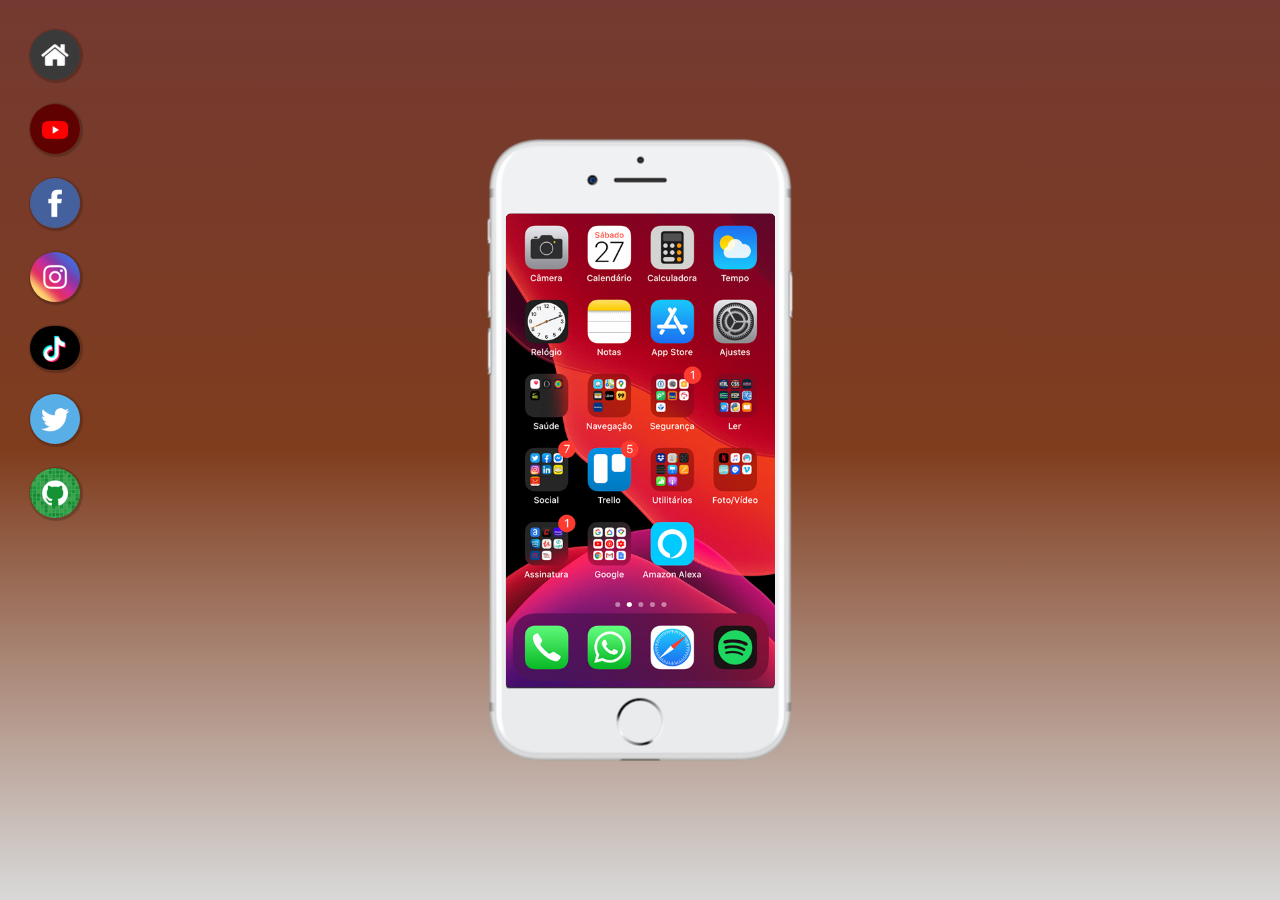
<file: index.html>
<!DOCTYPE html>
<html lang="pt-br">
<head>
    <meta charset="UTF-8">
    <meta name="viewport" content="width=device-width, initial-scale=1.0">
    <link rel="shortcut icon" href="imagens/Stim.ico" type="image/x-icon">
    <link rel="stylesheet" href="estilos/style.css">
    <title>Projeto Redes Sociais</title>
</head>
<body>
    <main>
        <section class="tell">
            <iframe class="tela" name="rede" src="home.html" frameborder="0"></iframe>
        </section>
        <section class="redes">
            <ul>
                <li><a href="home.html" target="rede"><img src="imagens/logo-home.jpg" alt=""></a></li>
                <li><a href="yt.html" target="rede"><img src="imagens/logo-youtube.jpg" alt=""></a></li>
                <li><a href="fb.html" target="rede"><img src="imagens/logo-facebook.jpg" alt=""></a></li>
                <li><a href="ig.html" target="rede"><img src="imagens/logo-instagram.jpg" alt=""></a></li>
                <li><a href="ttk.html" target="rede"><img src="imagens/logo-tiktok.png" alt=""></a></li>
                <li><a href="tt.html" target="rede"><img src="imagens/logo-twitter.jpg" alt=""></a></li>
                <li><a href="gh.html" target="rede"><img src="imagens/logo-github.jpg" alt=""></a></li>
            </ul>
        </section>
    </main>
</body>
</html>
</file>
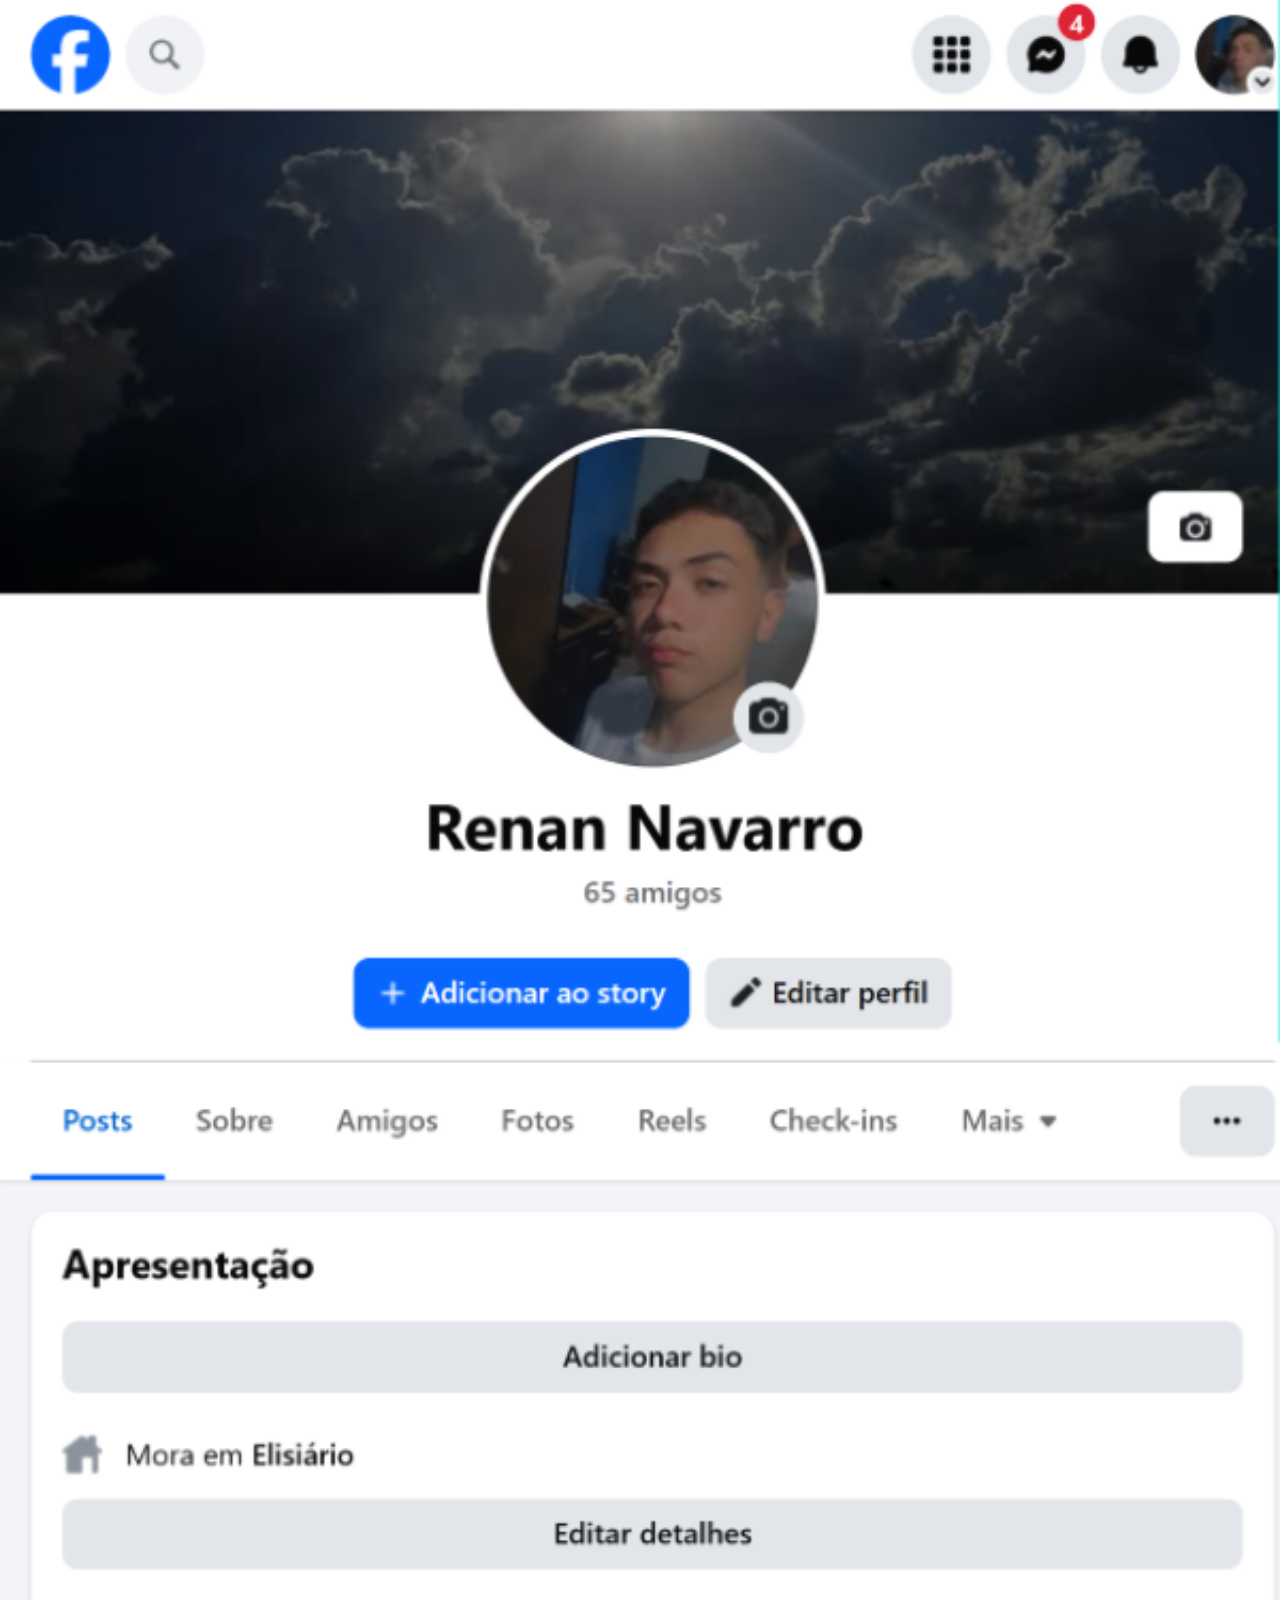
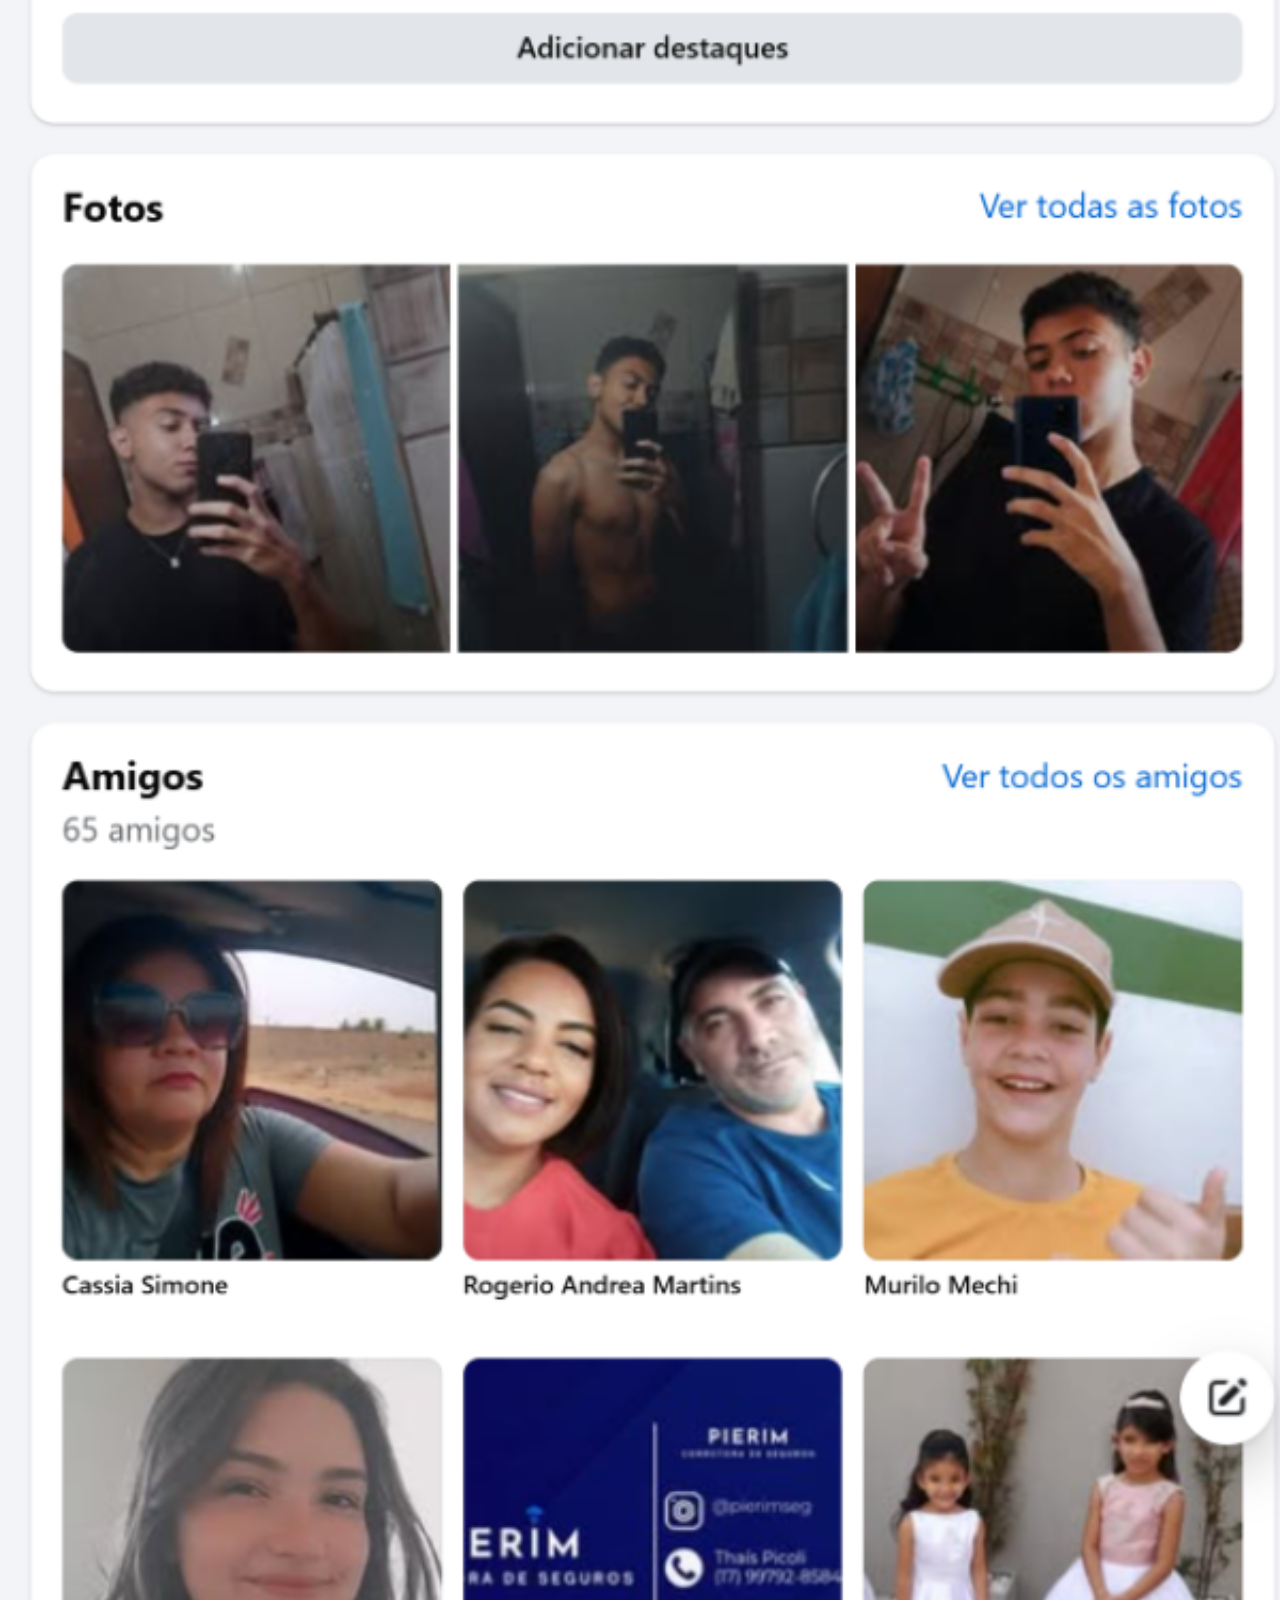
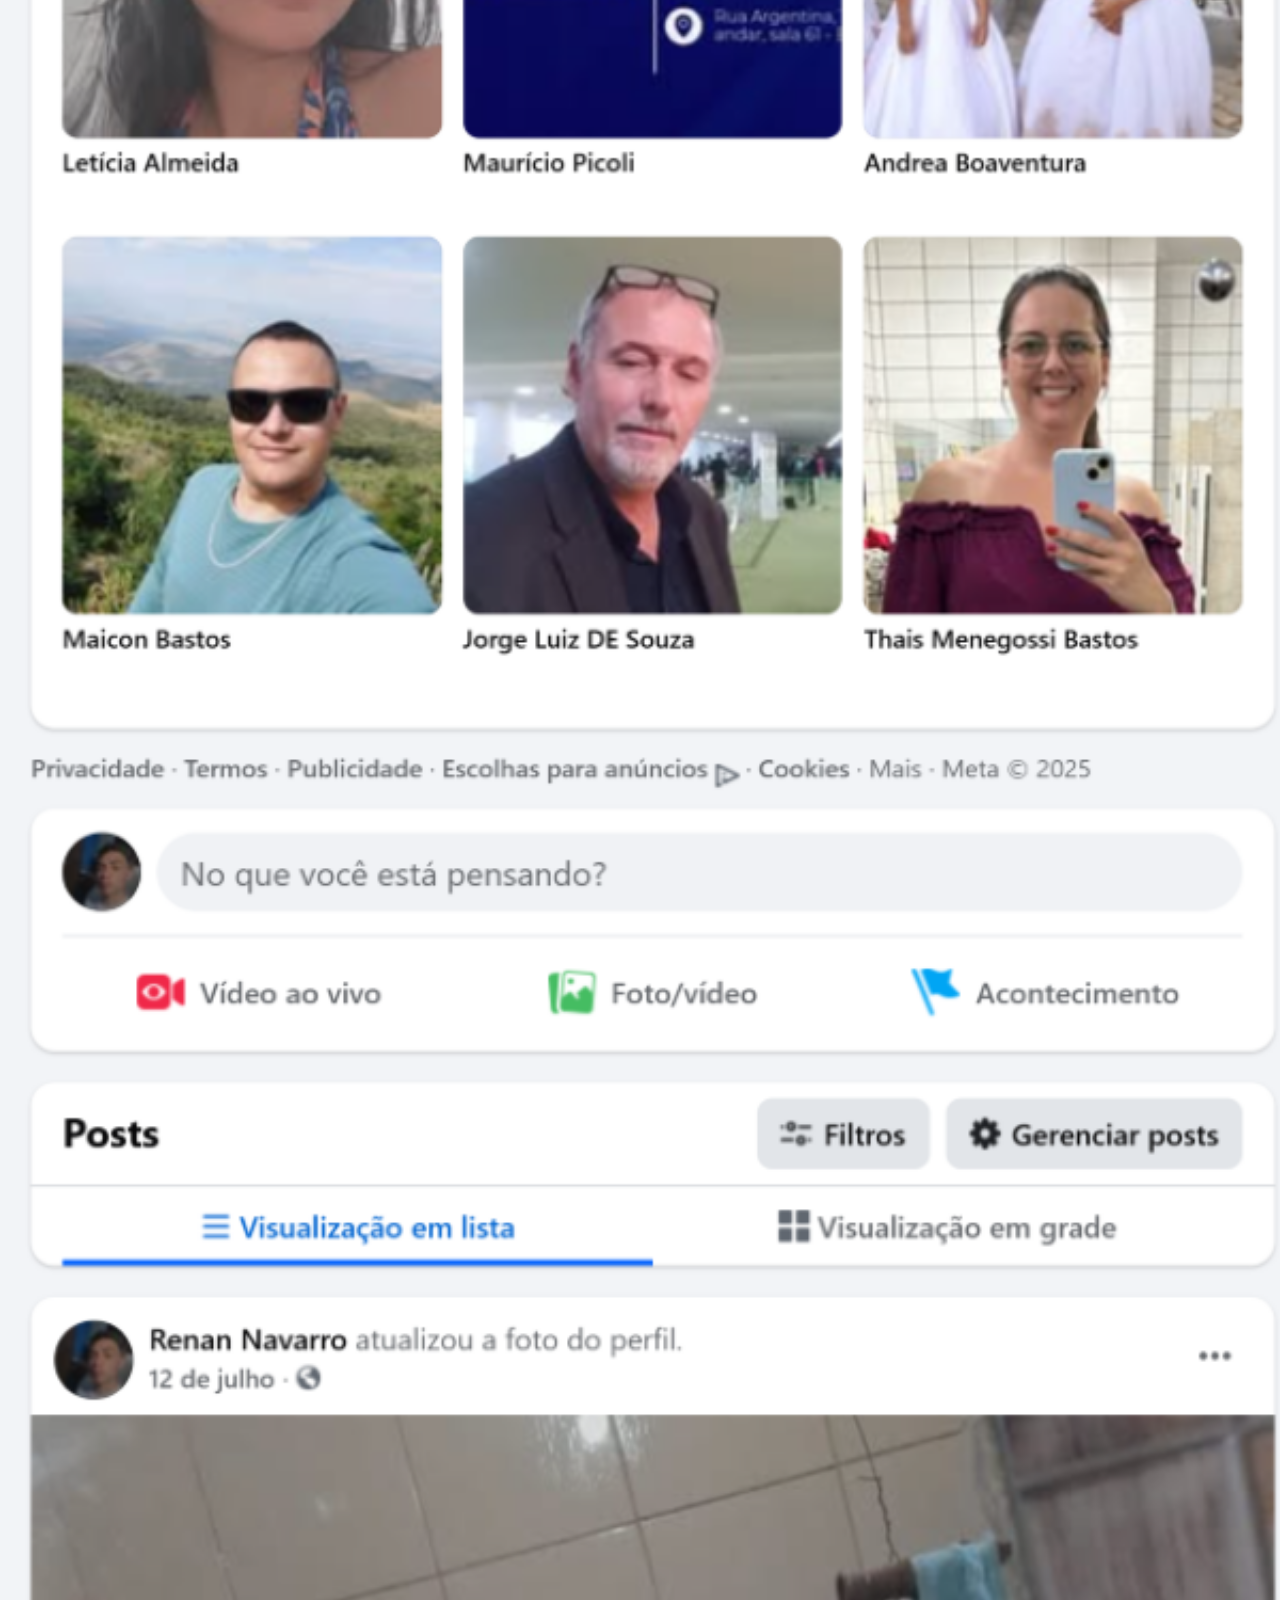
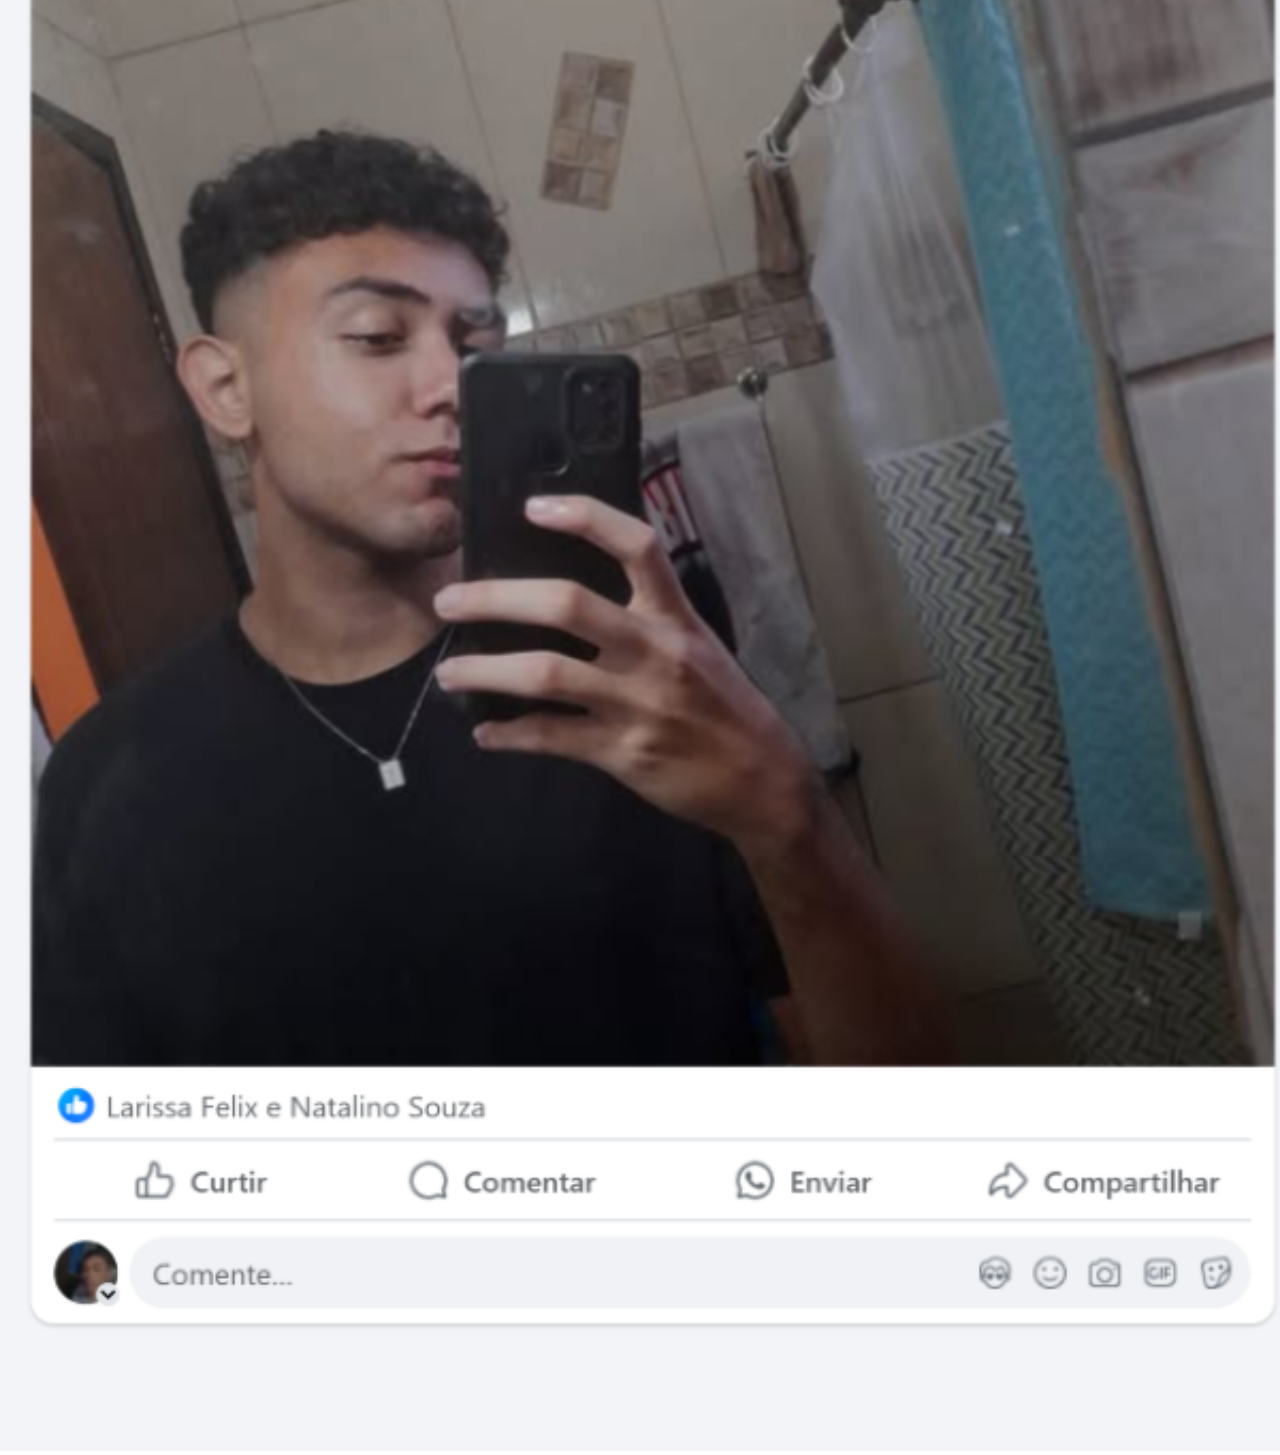
<file: fb.html>
<!DOCTYPE html>
<html lang="pt-br">
<head>
    <meta charset="UTF-8">
    <meta name="viewport" content="width=device-width, initial-scale=1.0">
    <title>Document</title>
    <link rel="stylesheet" href="estilos/social.css">
</head>
<body>
    <img src="imagens/tela-facebook.png" alt="">
</body>
</html>
</file>
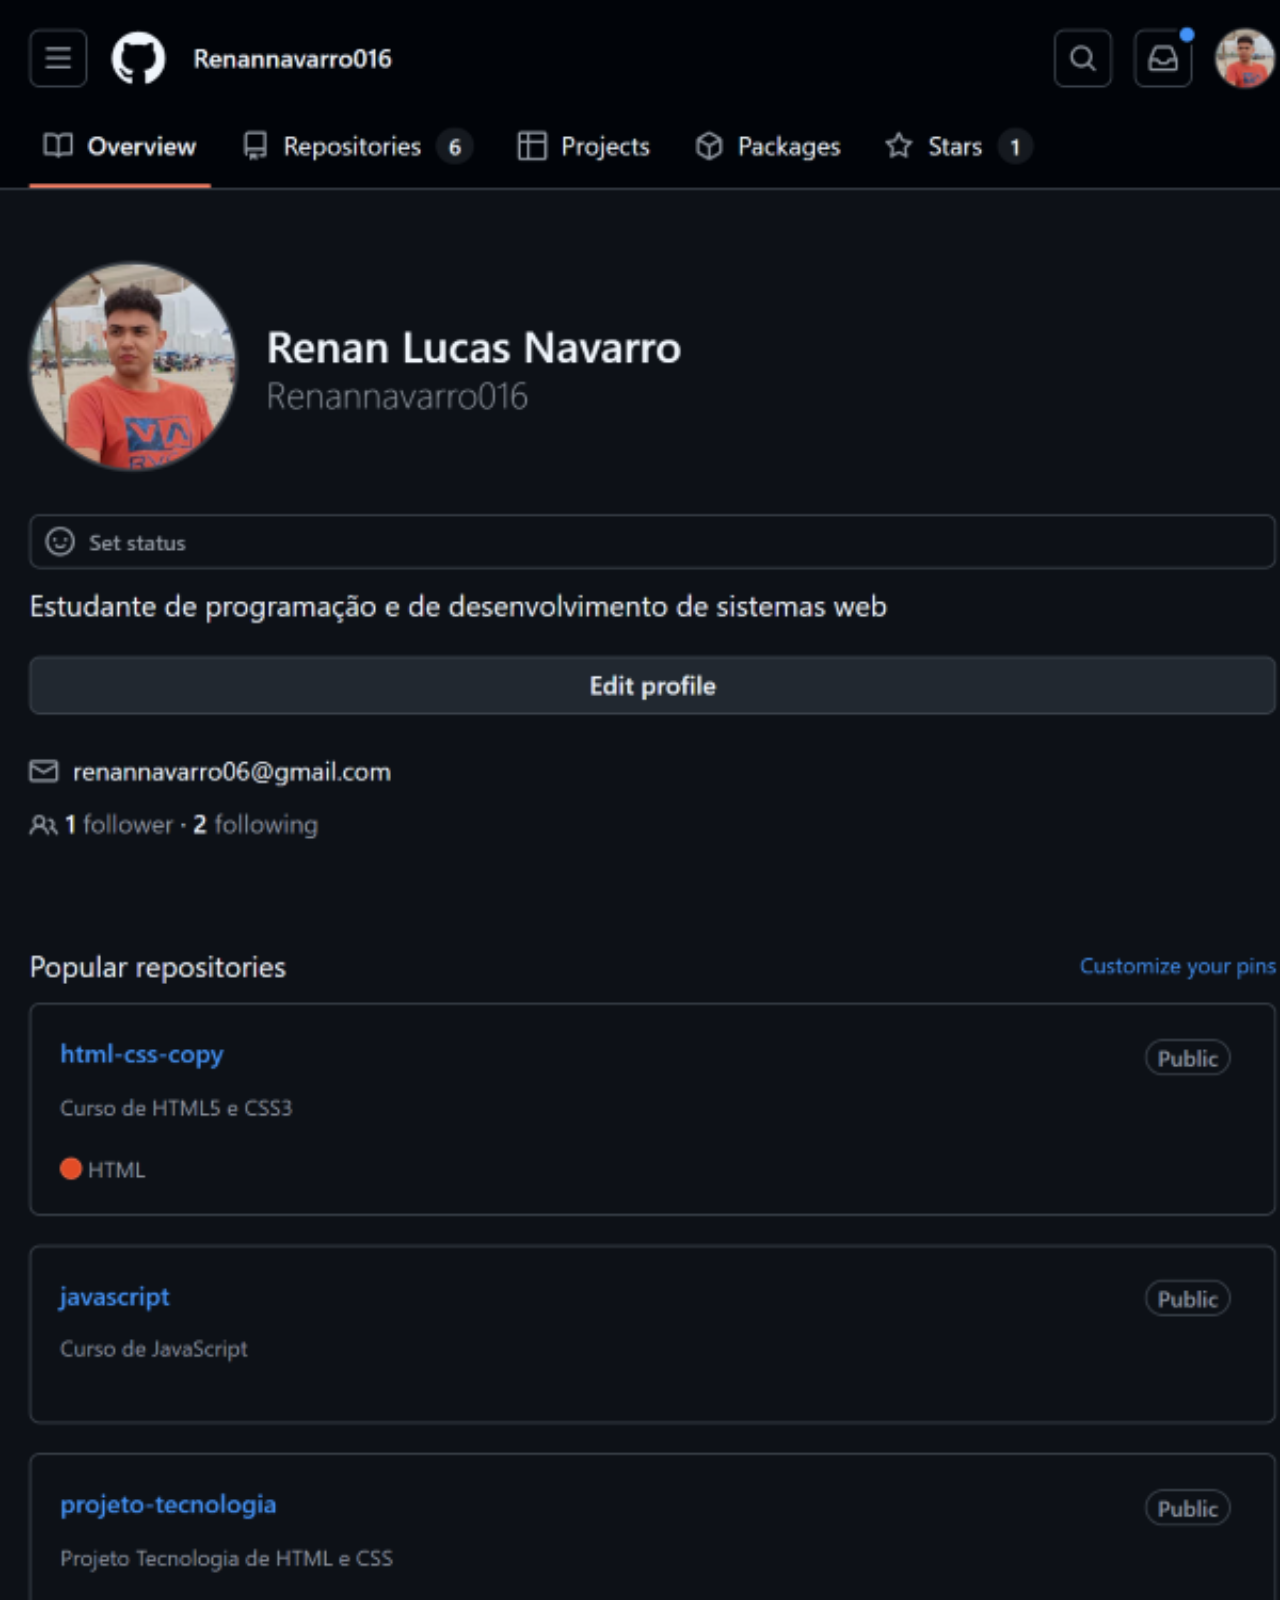
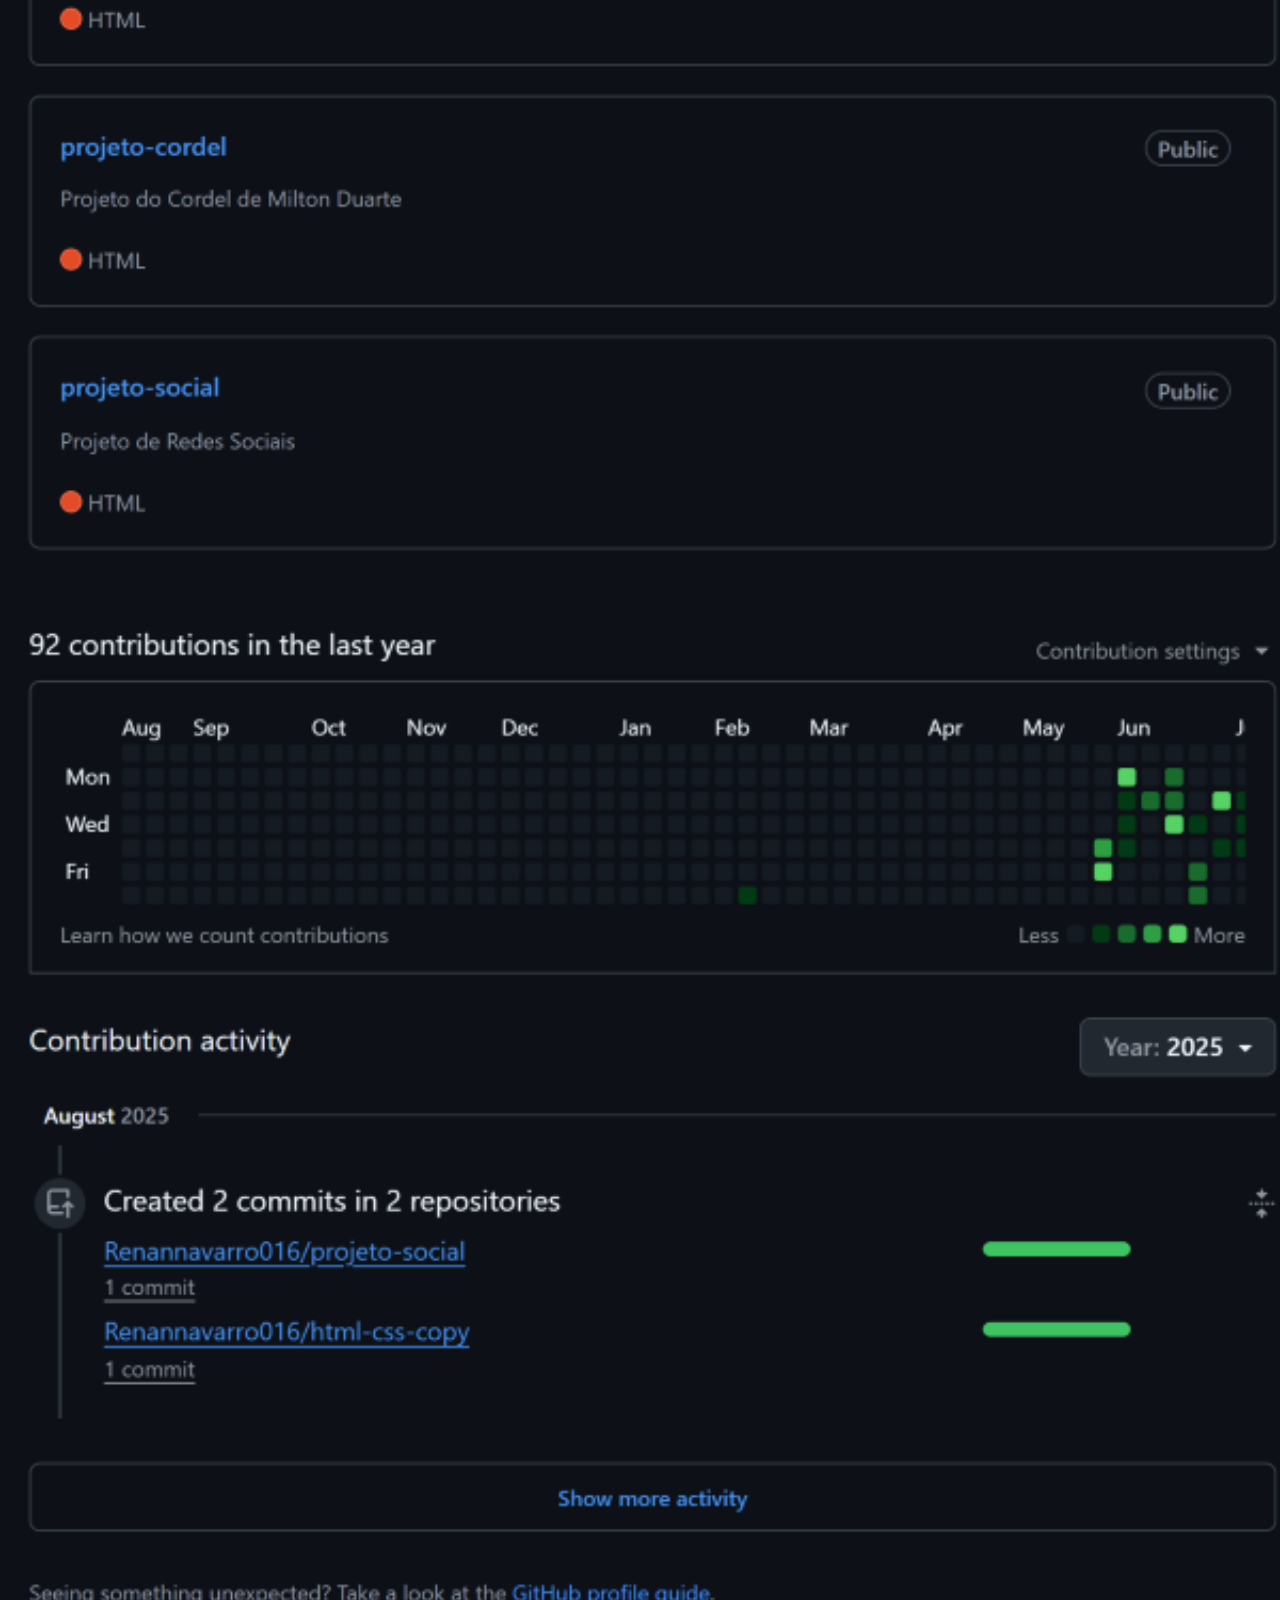
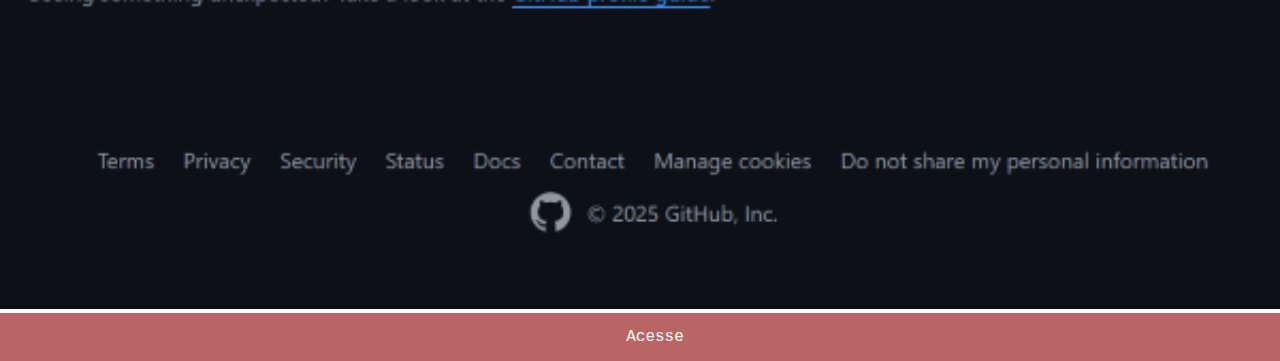
<file: gh.html>
<!DOCTYPE html>
<html lang="pt-br">
<head>
    <meta charset="UTF-8">
    <meta name="viewport" content="width=device-width, initial-scale=1.0">
    <title>Document</title>
    <link rel="stylesheet" href="estilos/social.css">
</head>
<body>
    <img src="imagens/tela-github.png" alt="">
    <a href="https://github.com/Renannavarro016?tab=repositories" target="_blank">Acesse</a>
</body>
</html>
</file>
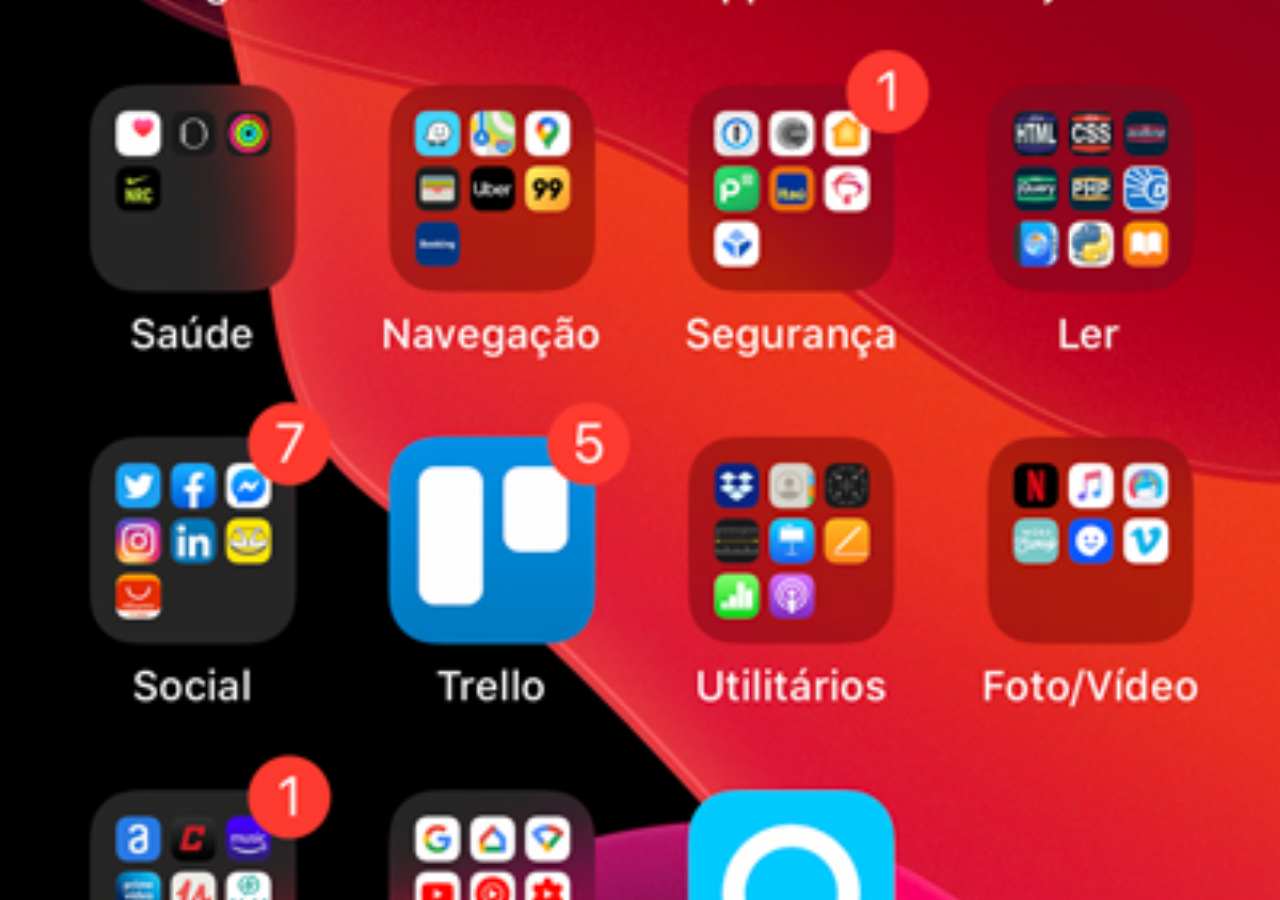
<file: home.html>
<!DOCTYPE html>
<html lang="pt-br">
<head>
    <meta charset="UTF-8">
    <meta name="viewport" content="width=device-width, initial-scale=1.0">
    <title>home</title>
    <style>
        * {
            margin: 0px;
            padding: 0px;
        }

        body {
            width: 100vw;
            height: 100vh;
            background: black url(imagens/tela-home.jpg) no-repeat center center fixed;
            background-size: cover;
        }
    </style>
</head>
<body>
    
</body>
</html>
</file>
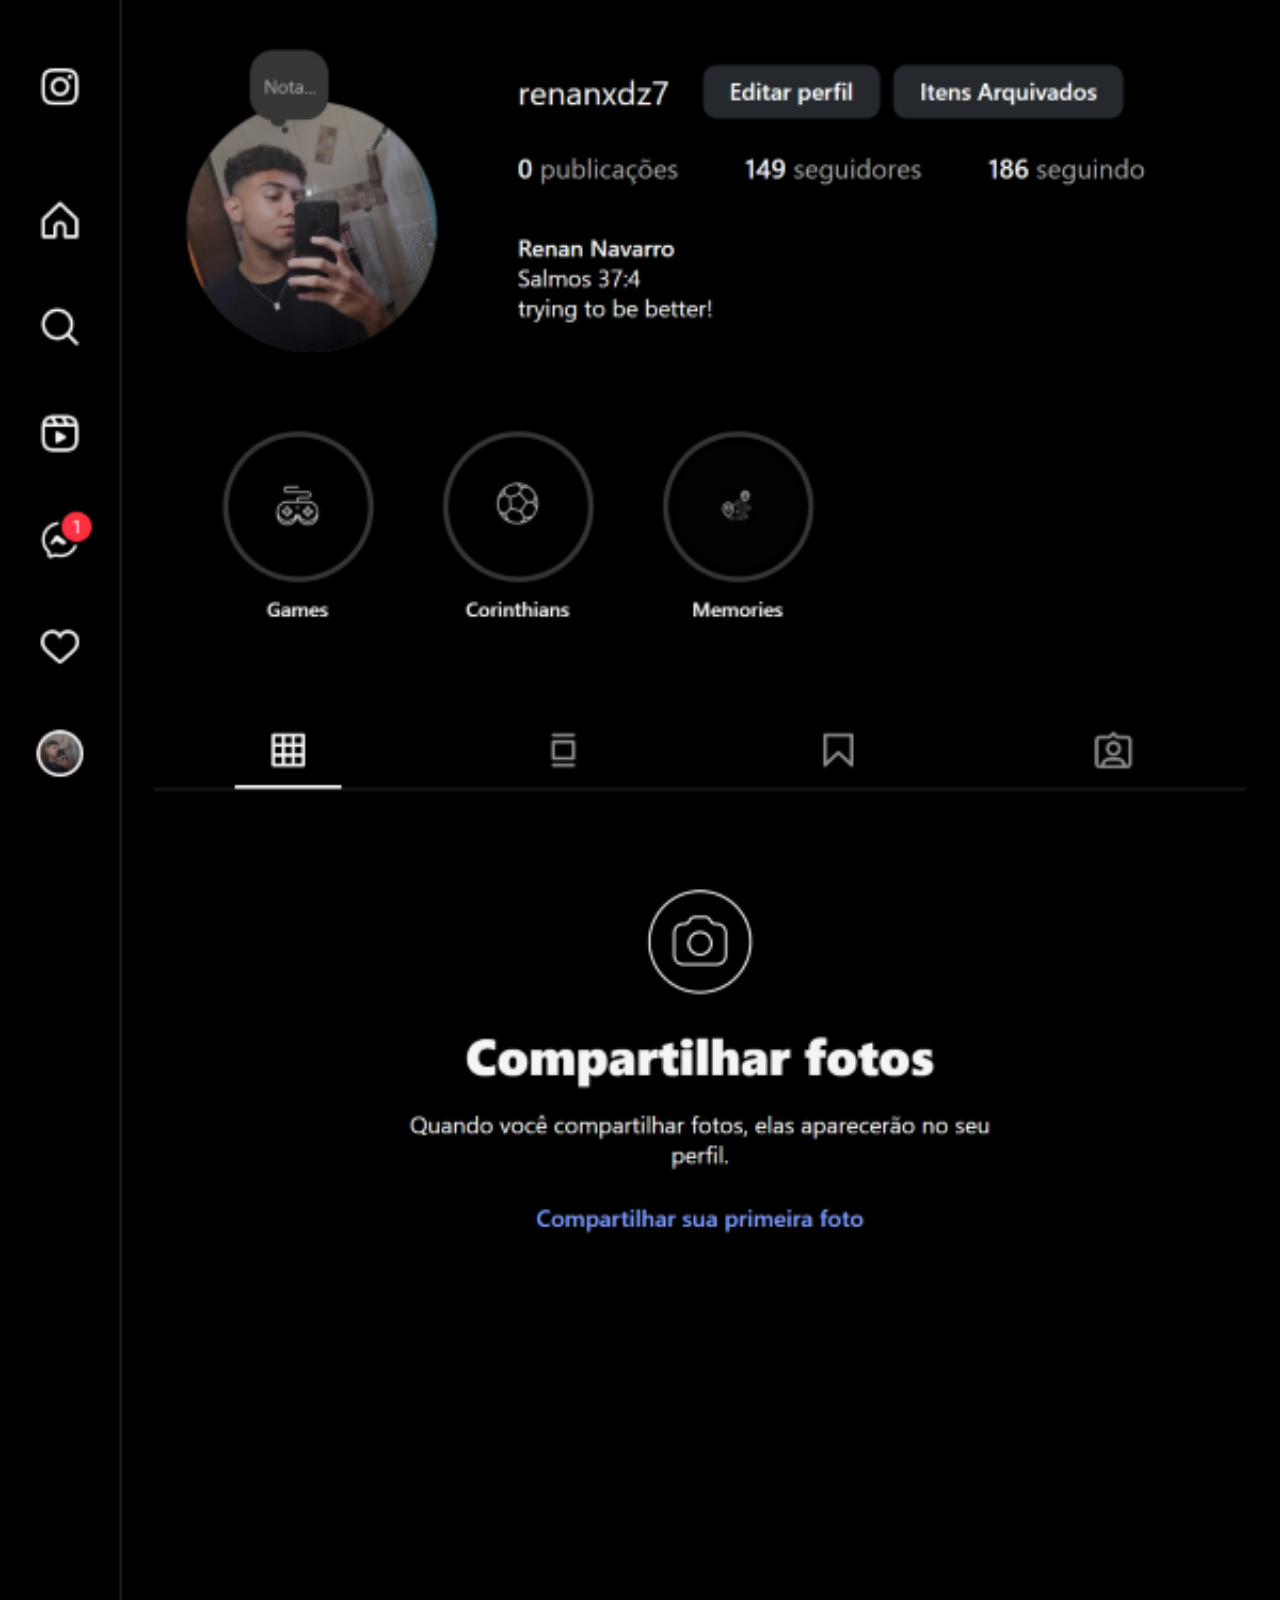
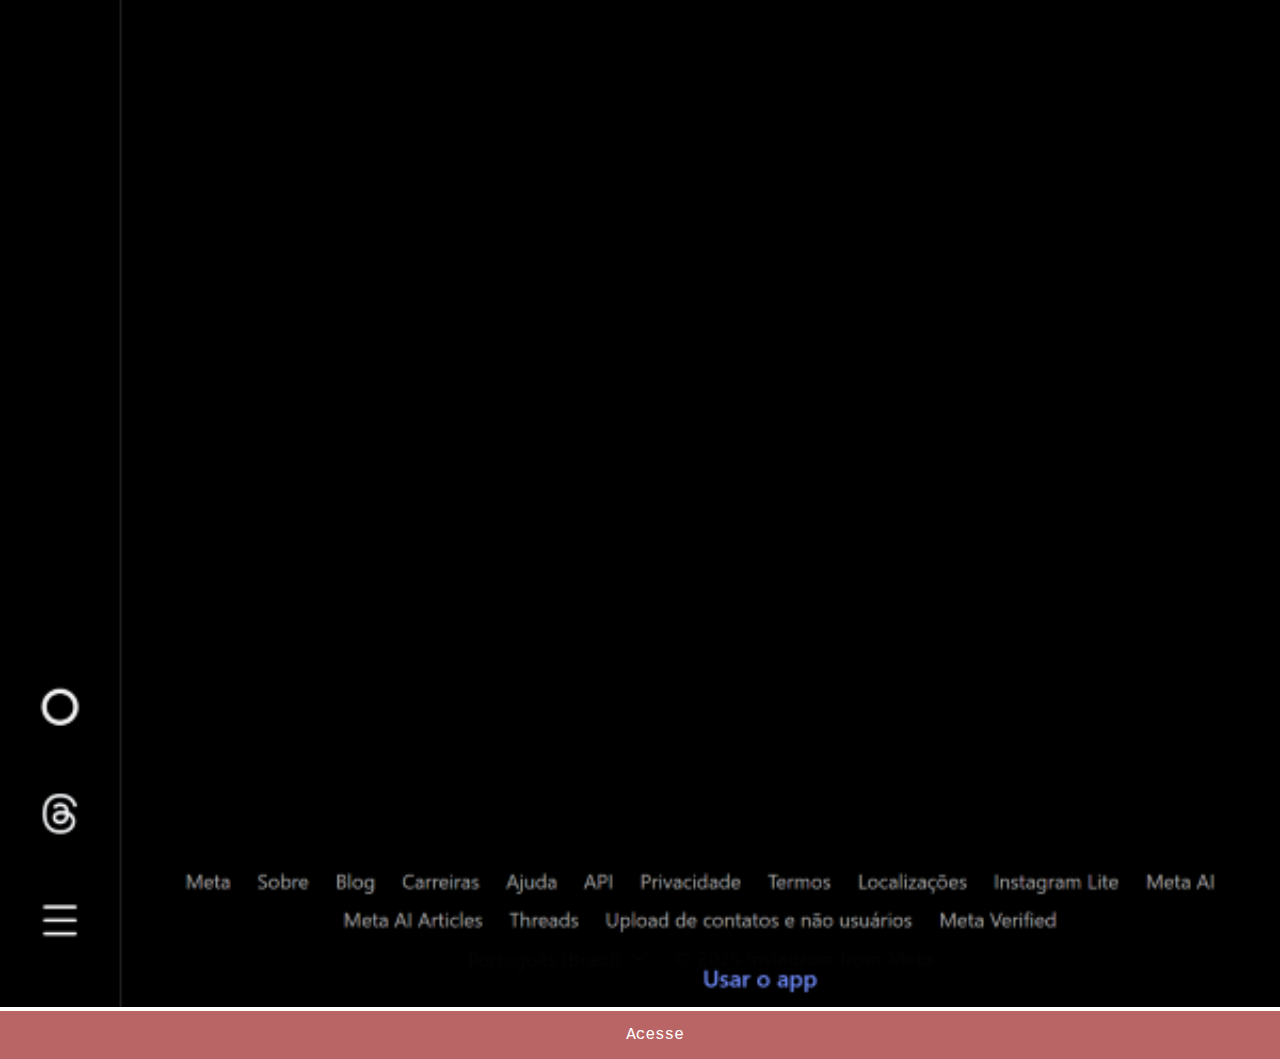
<file: ig.html>
<!DOCTYPE html>
<html lang="pt-br">
<head>
    <meta charset="UTF-8">
    <meta name="viewport" content="width=device-width, initial-scale=1.0">
    <title>Document</title>
    <link rel="stylesheet" href="estilos/social.css">
</head>
<body>
    <img src="imagens/tela-instagram.png" alt="">
    <a href="https://www.instagram.com/renanxdz7/" target="_blank">Acesse</a>
</body>
</html>
</file>
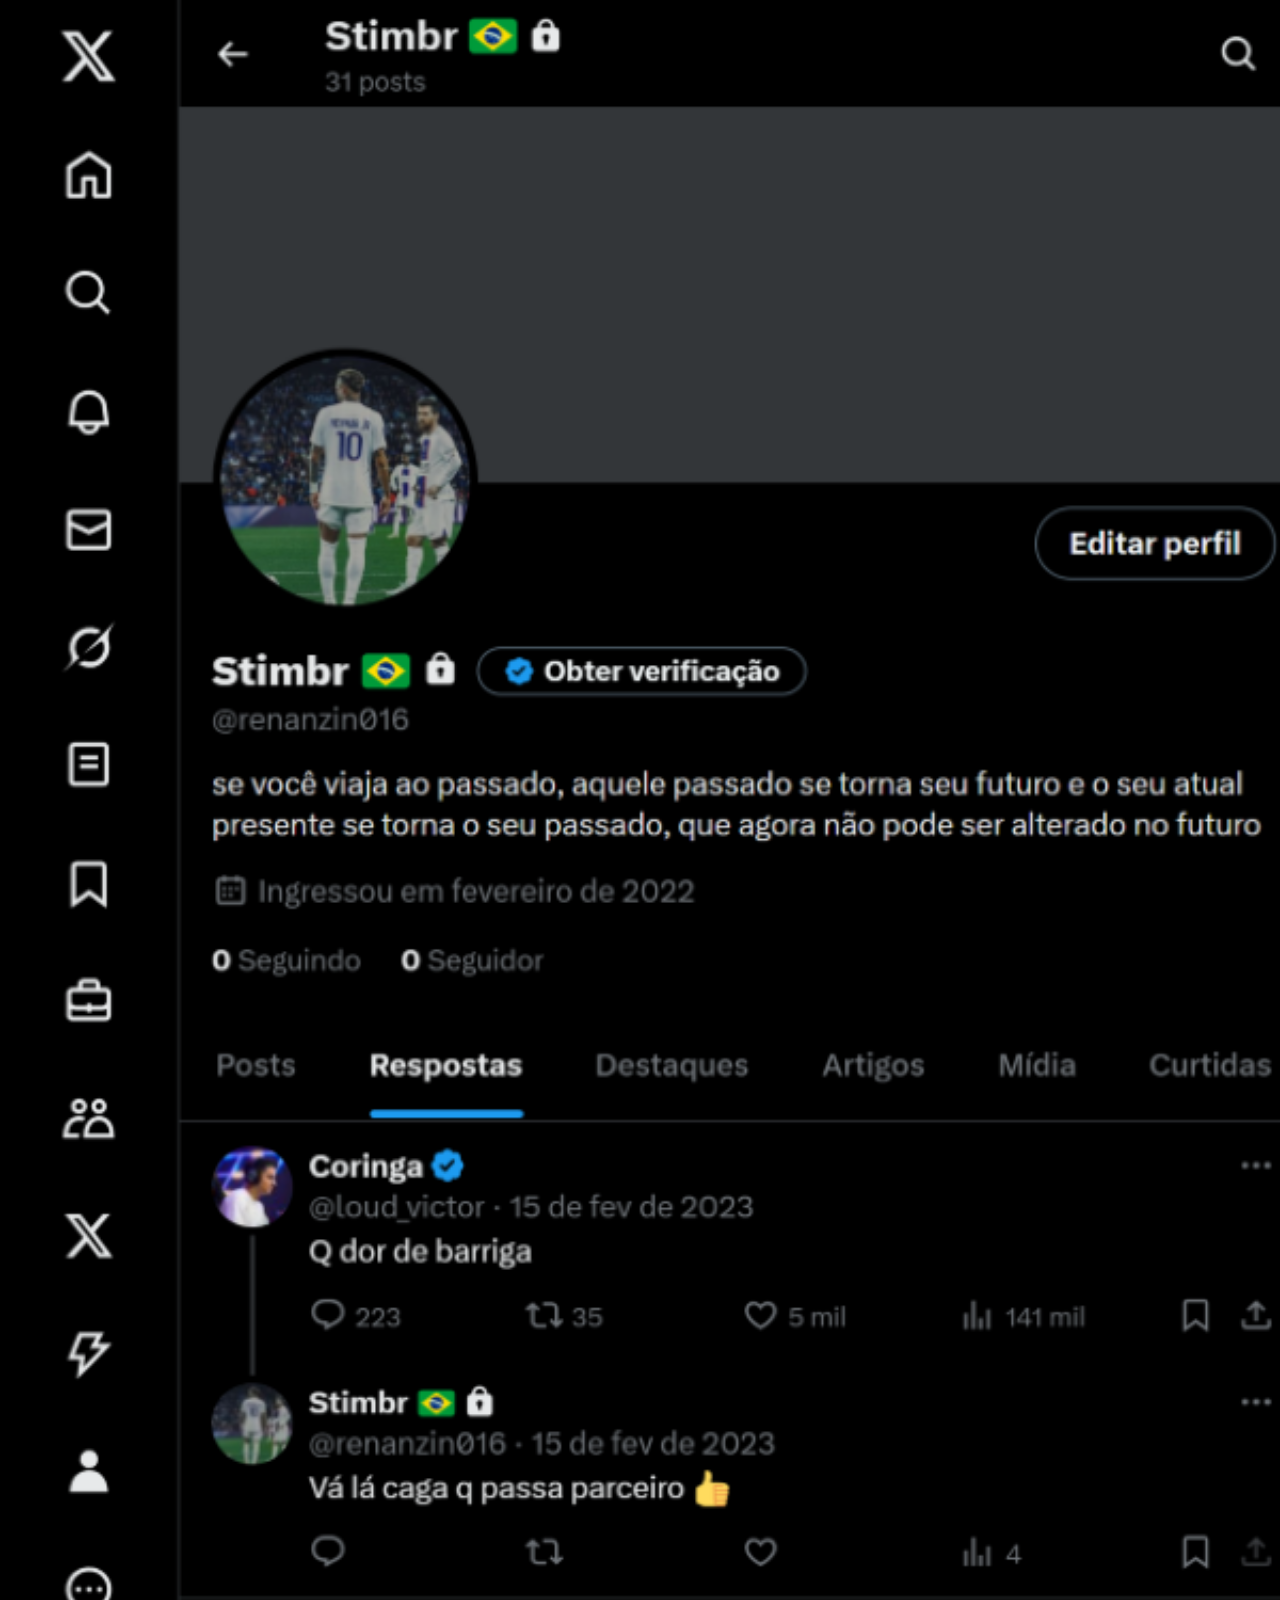
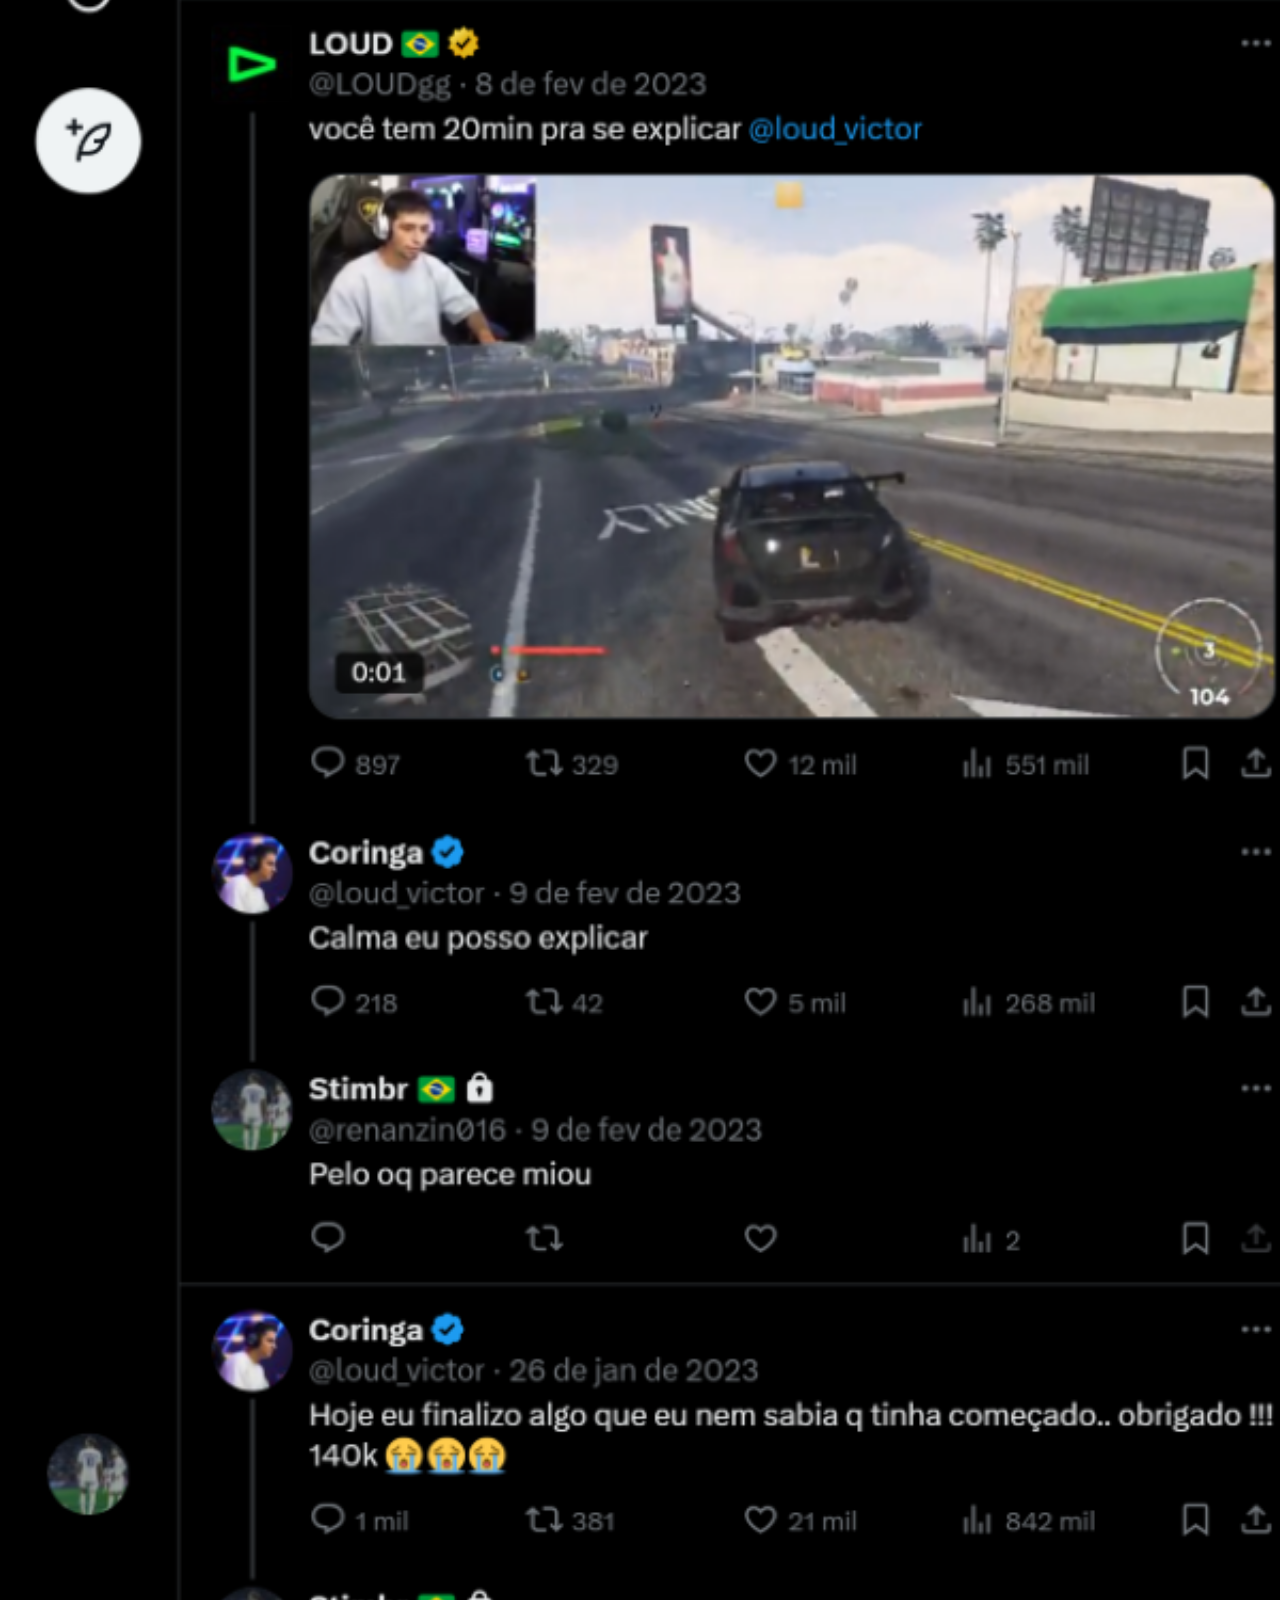
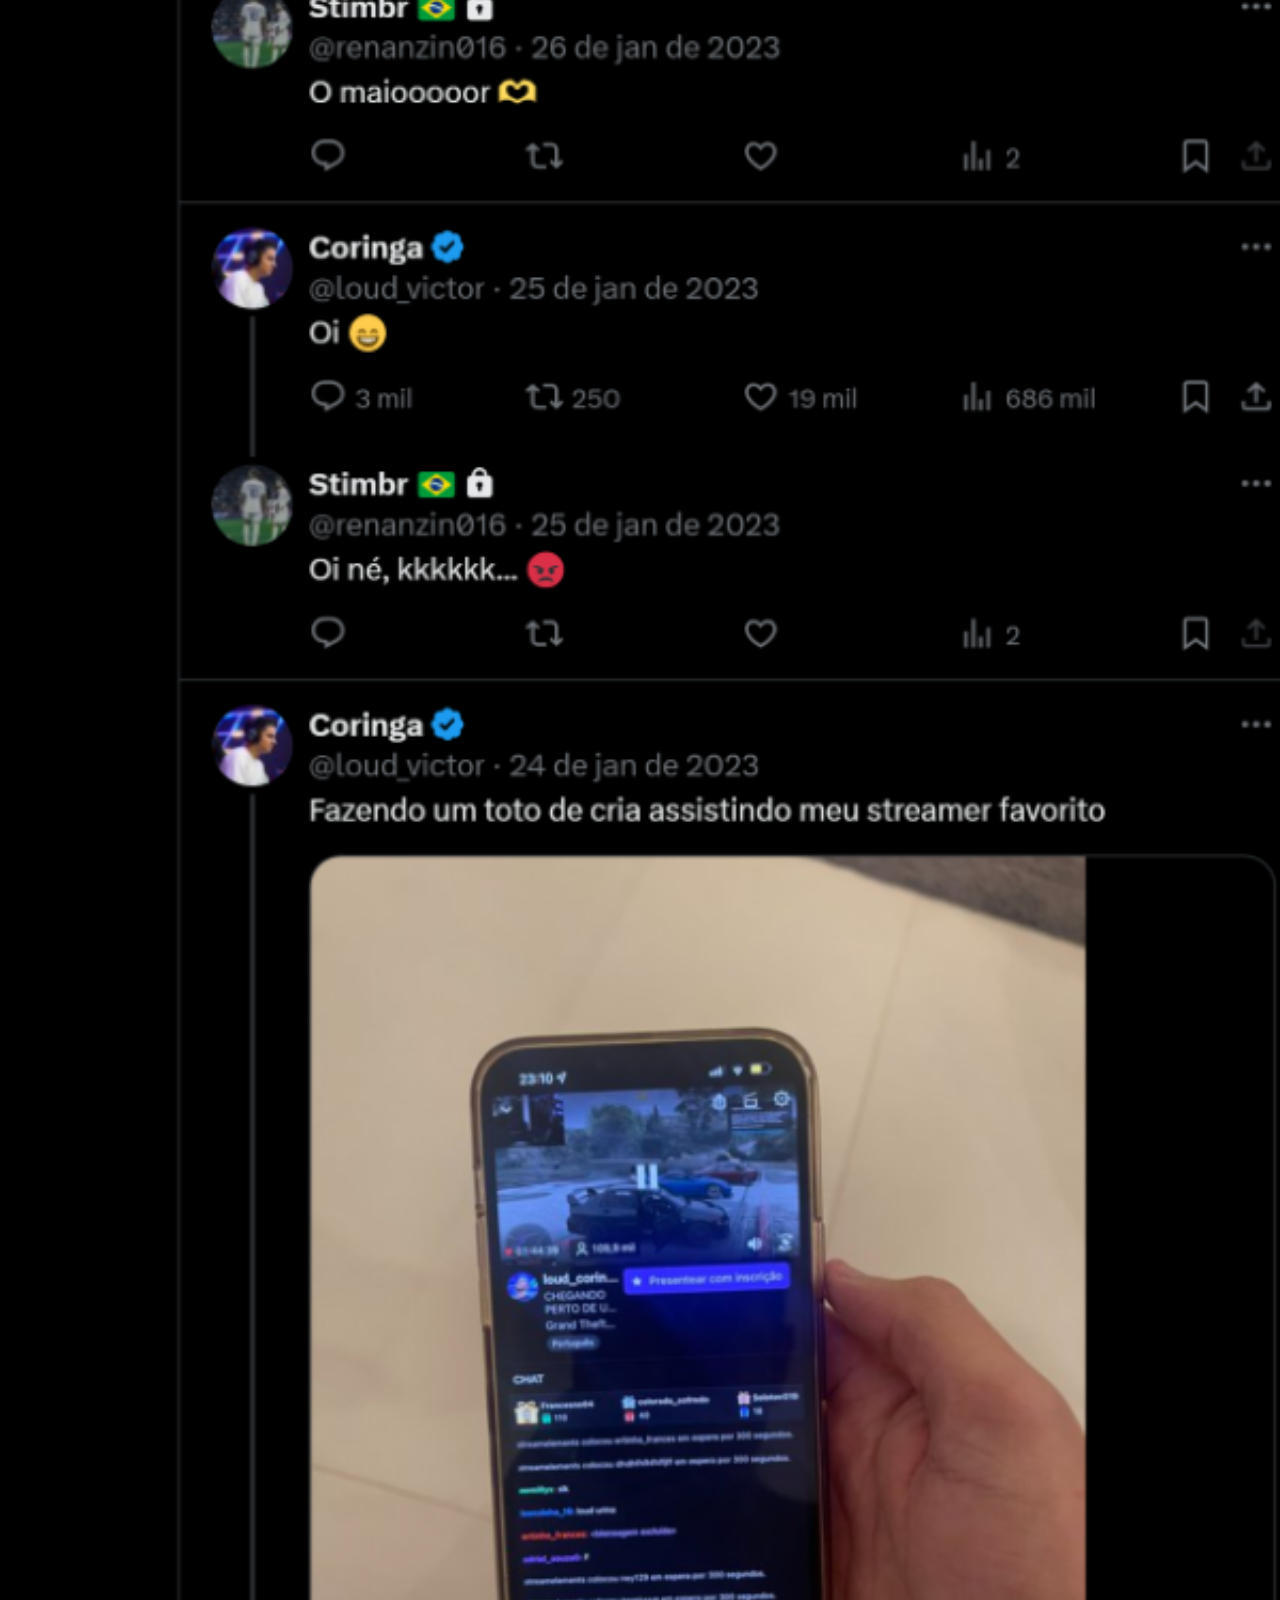
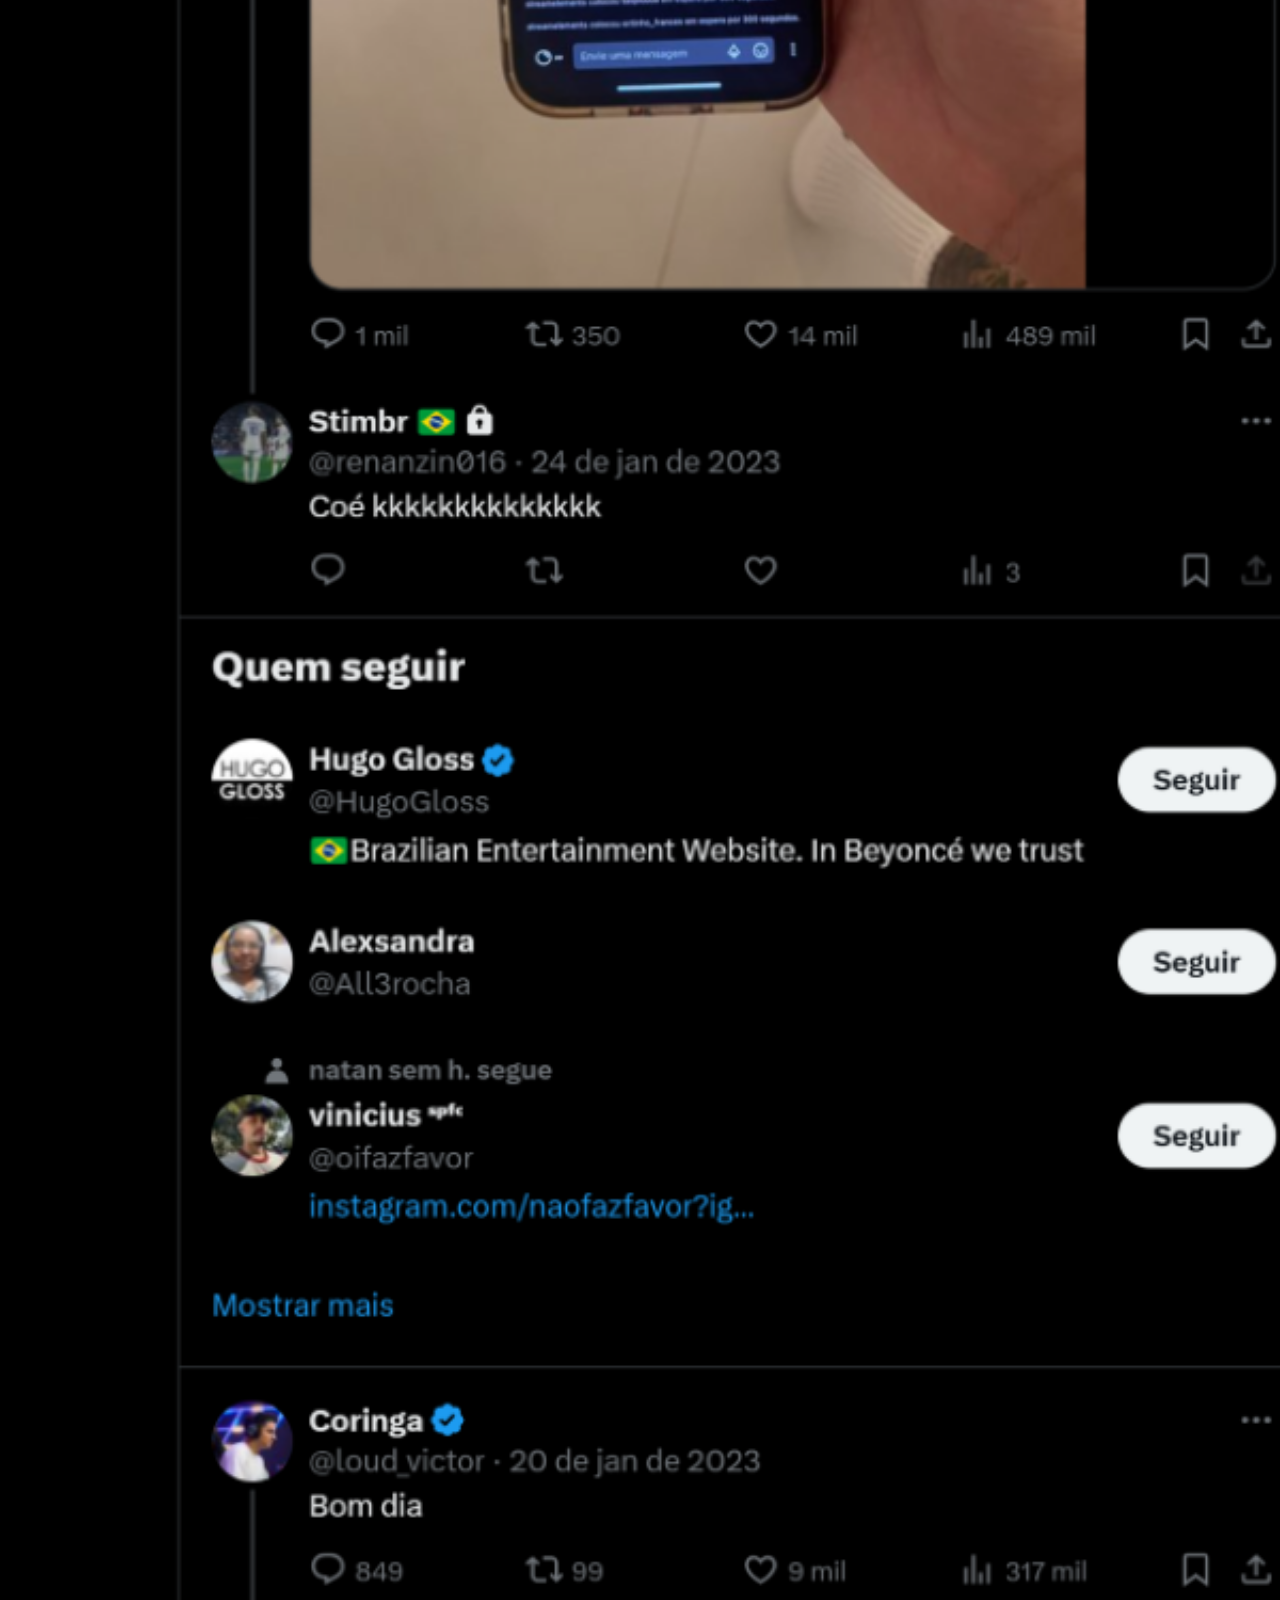
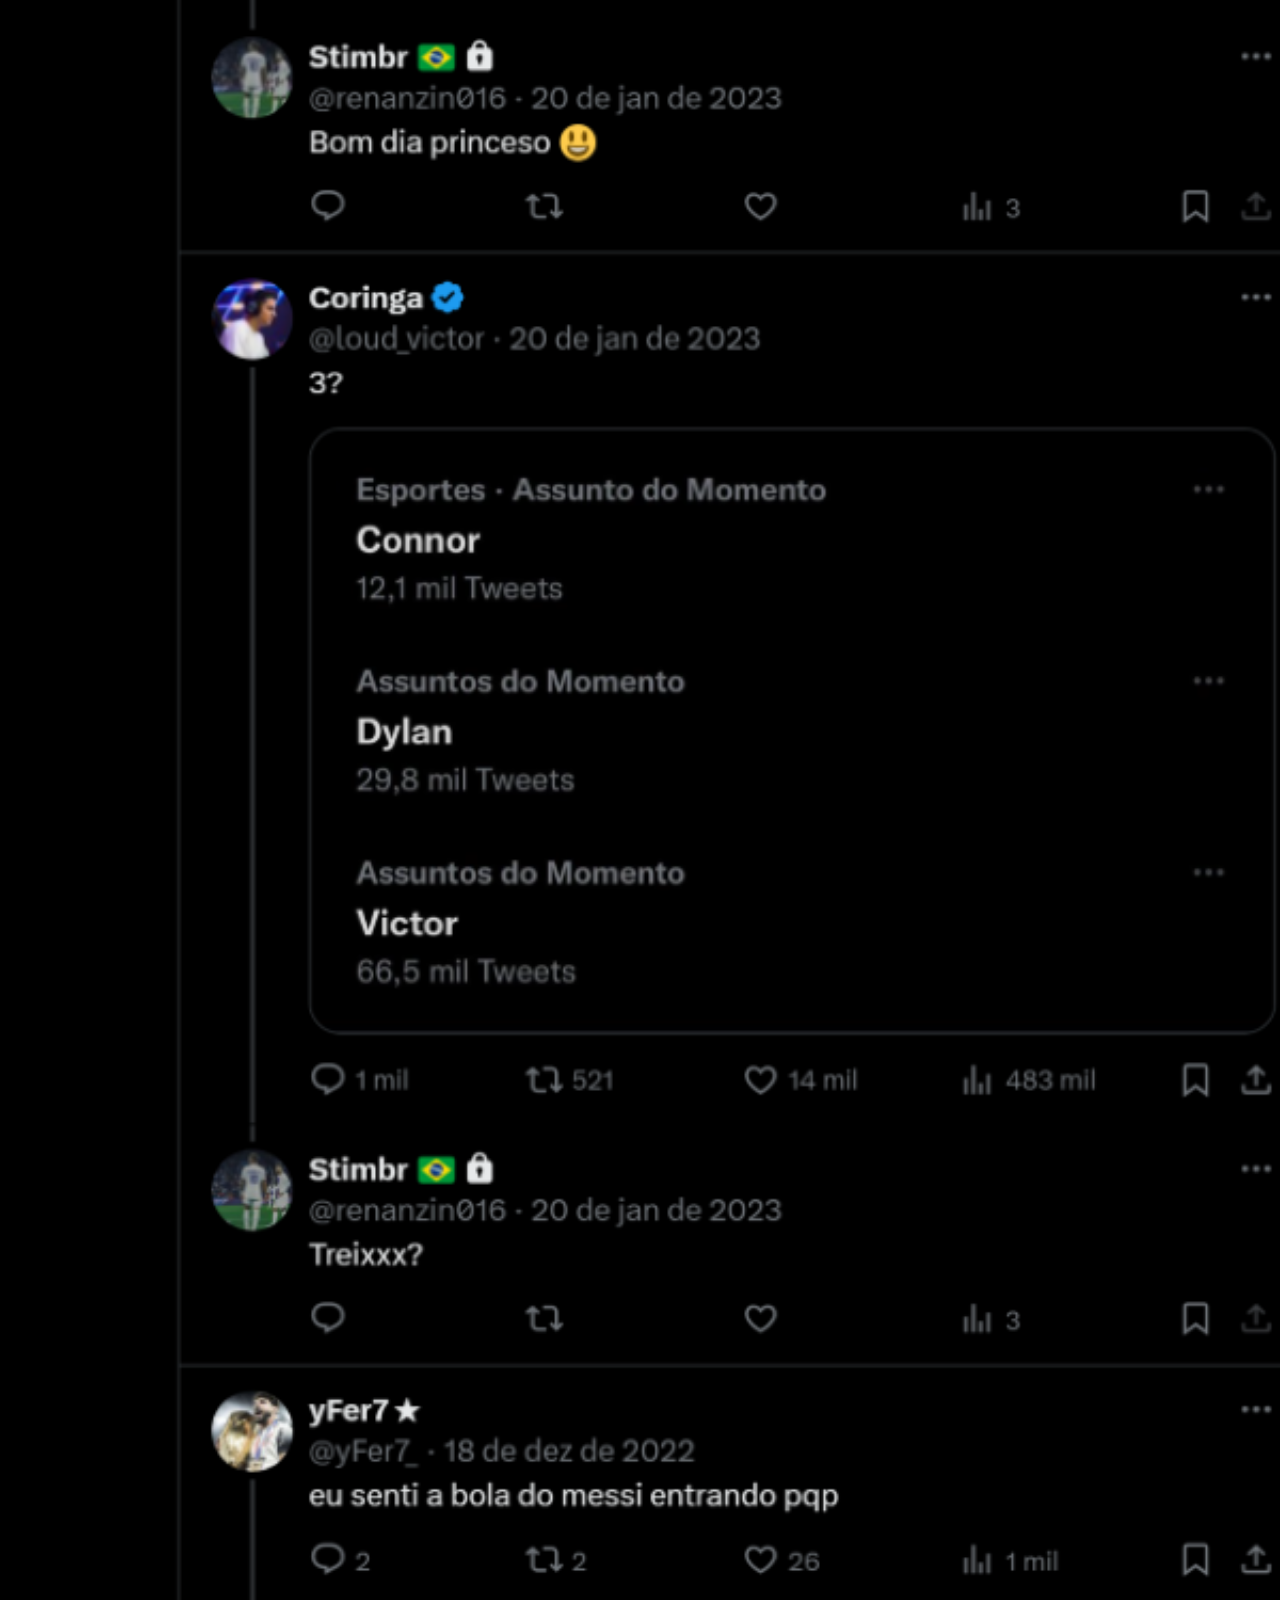
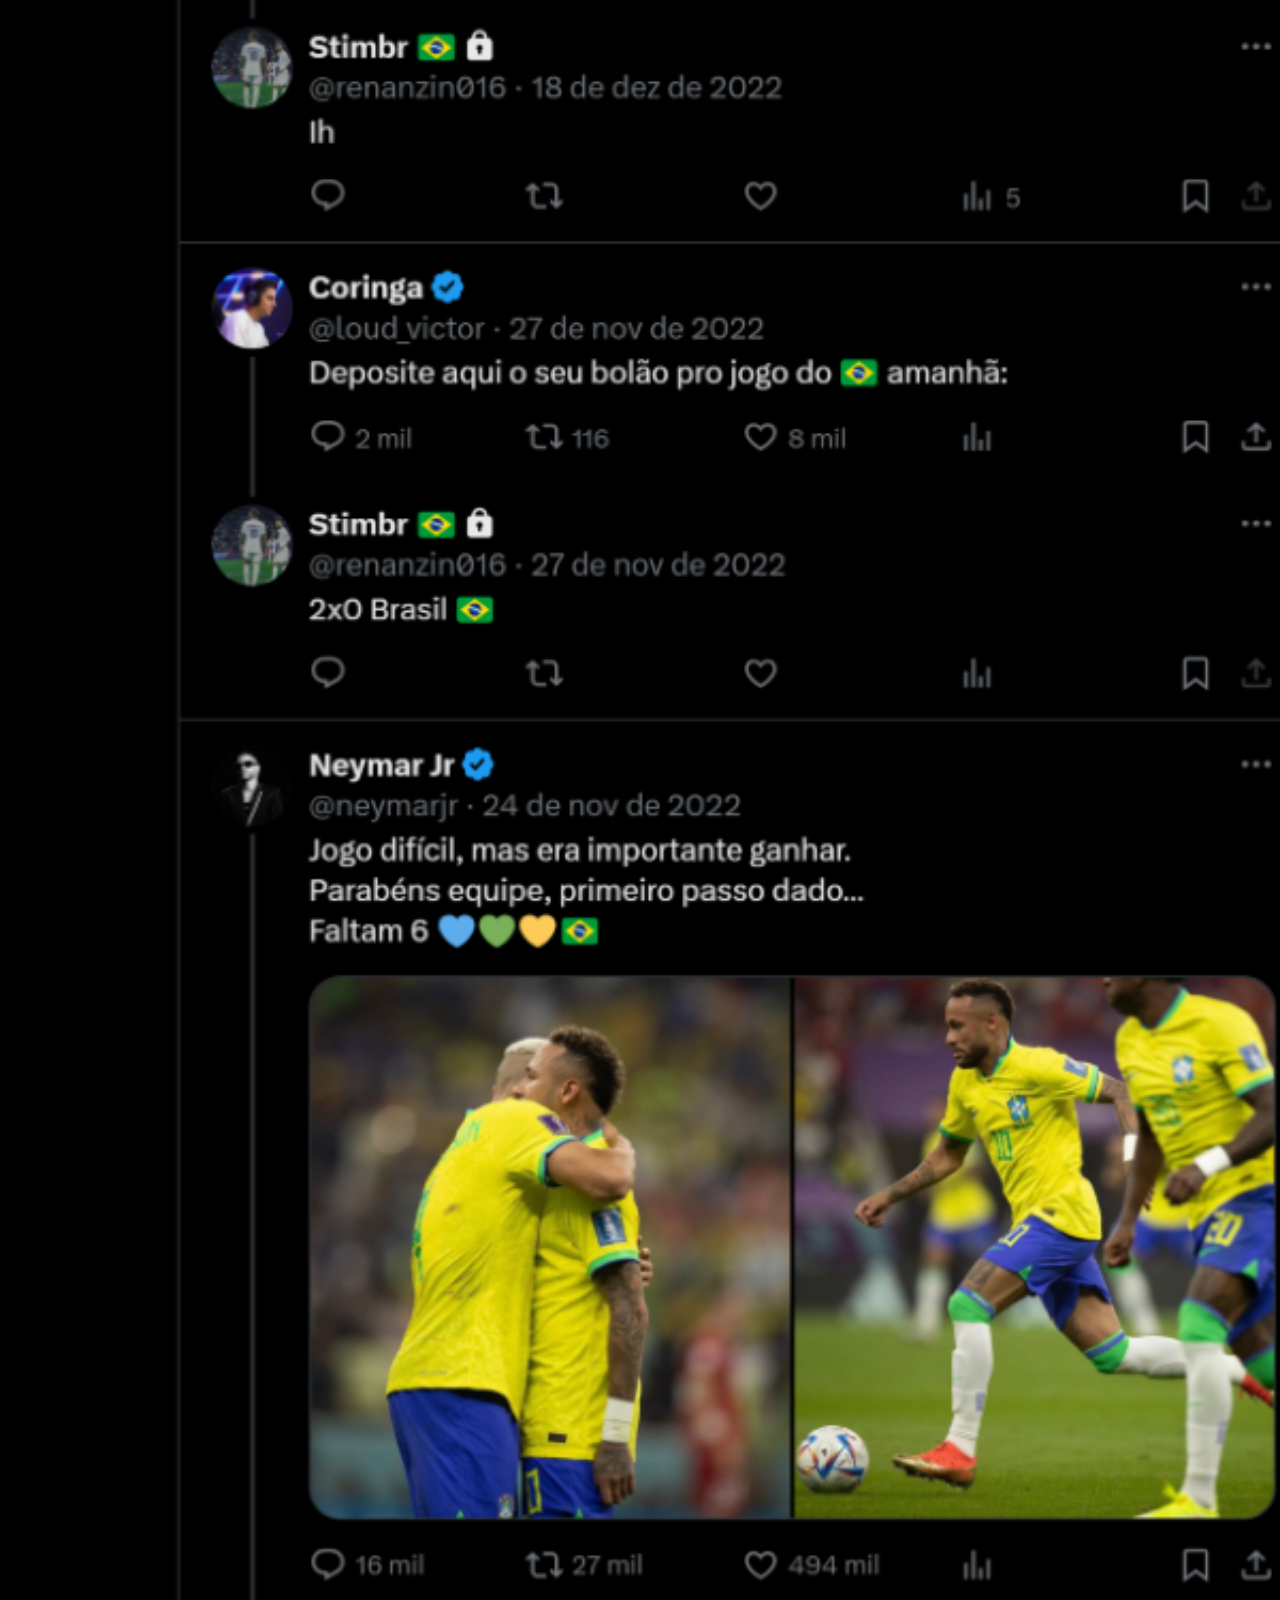
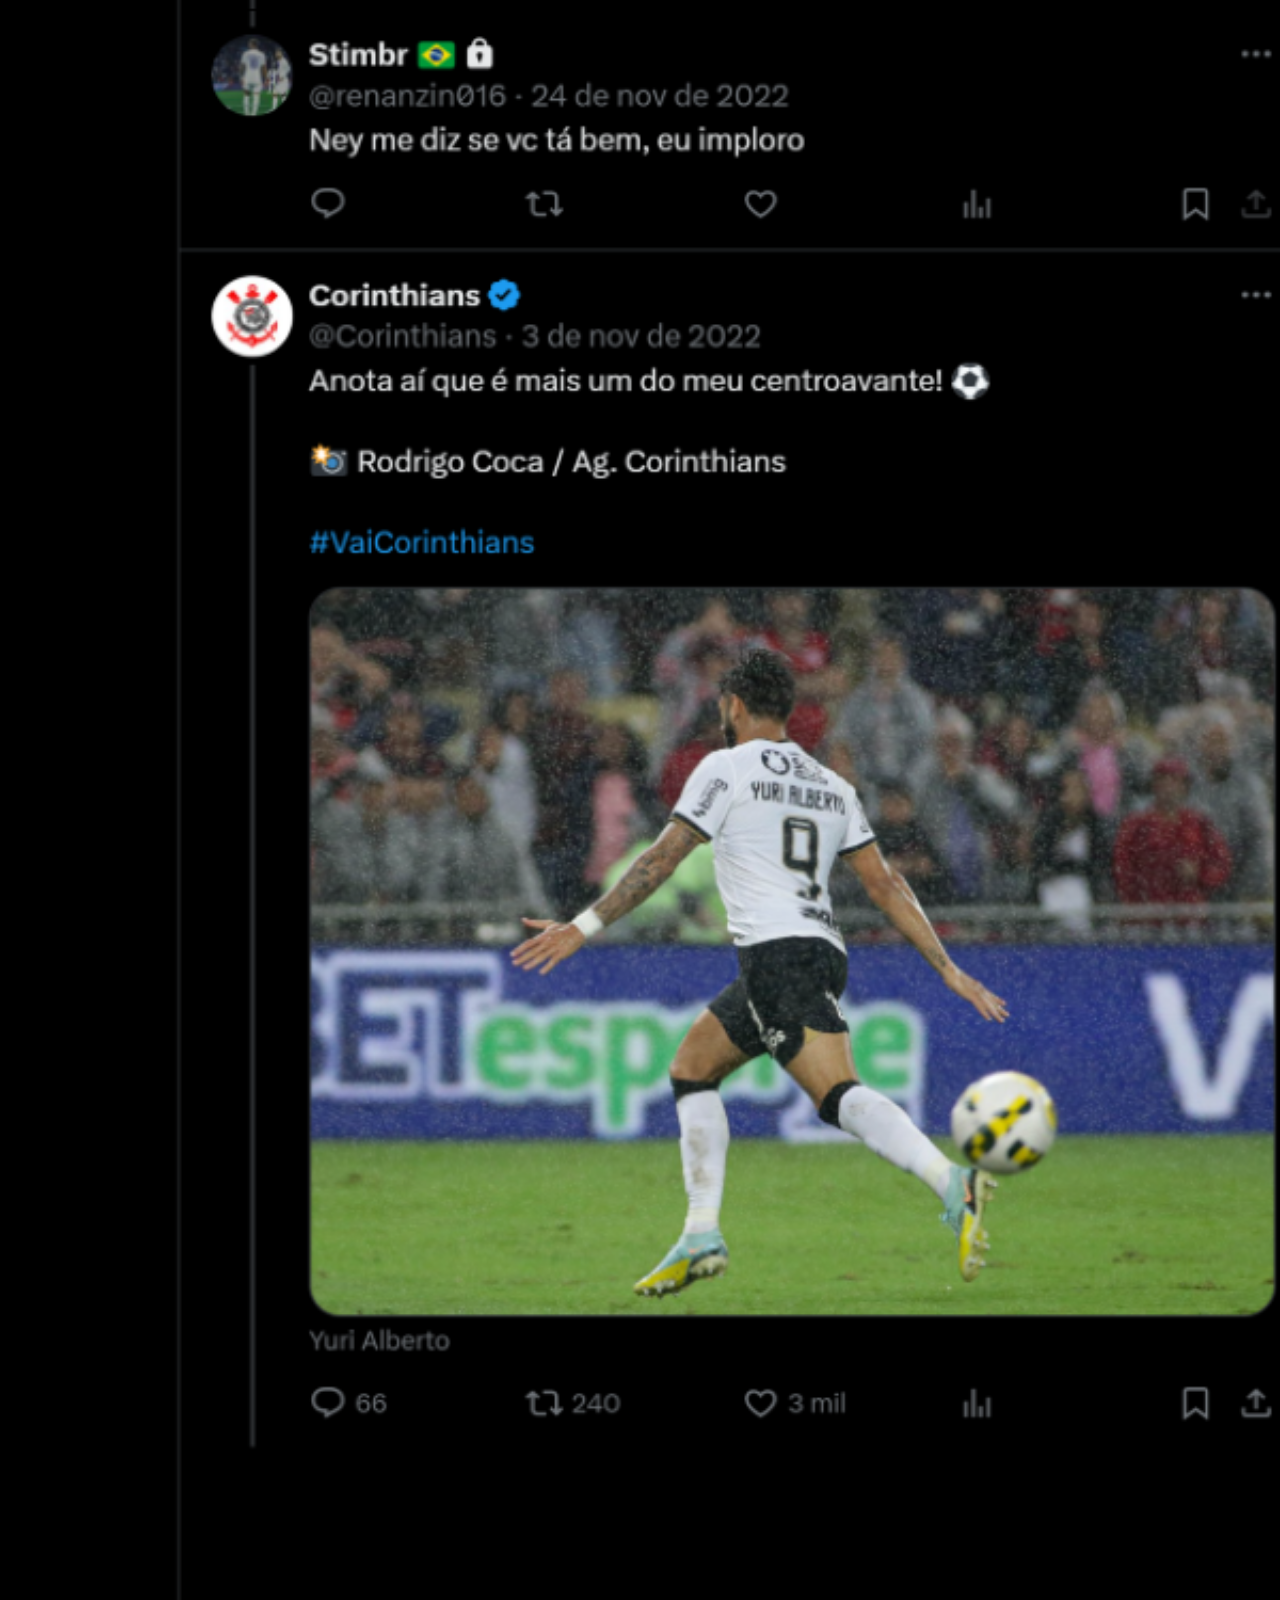
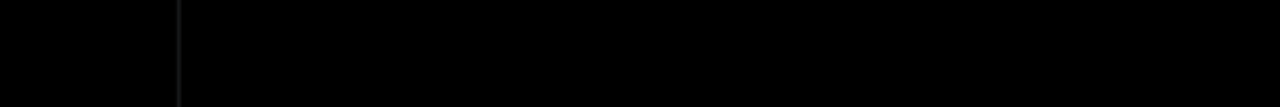
<file: tt.html>
<!DOCTYPE html>
<html lang="pt-br">
<head>
    <meta charset="UTF-8">
    <meta name="viewport" content="width=device-width, initial-scale=1.0">
    <title>Document</title>
    <link rel="stylesheet" href="estilos/social.css">
</head>
<body>
    <img src="imagens/tela-twitter.png" alt="">
</body>
</html>
</file>
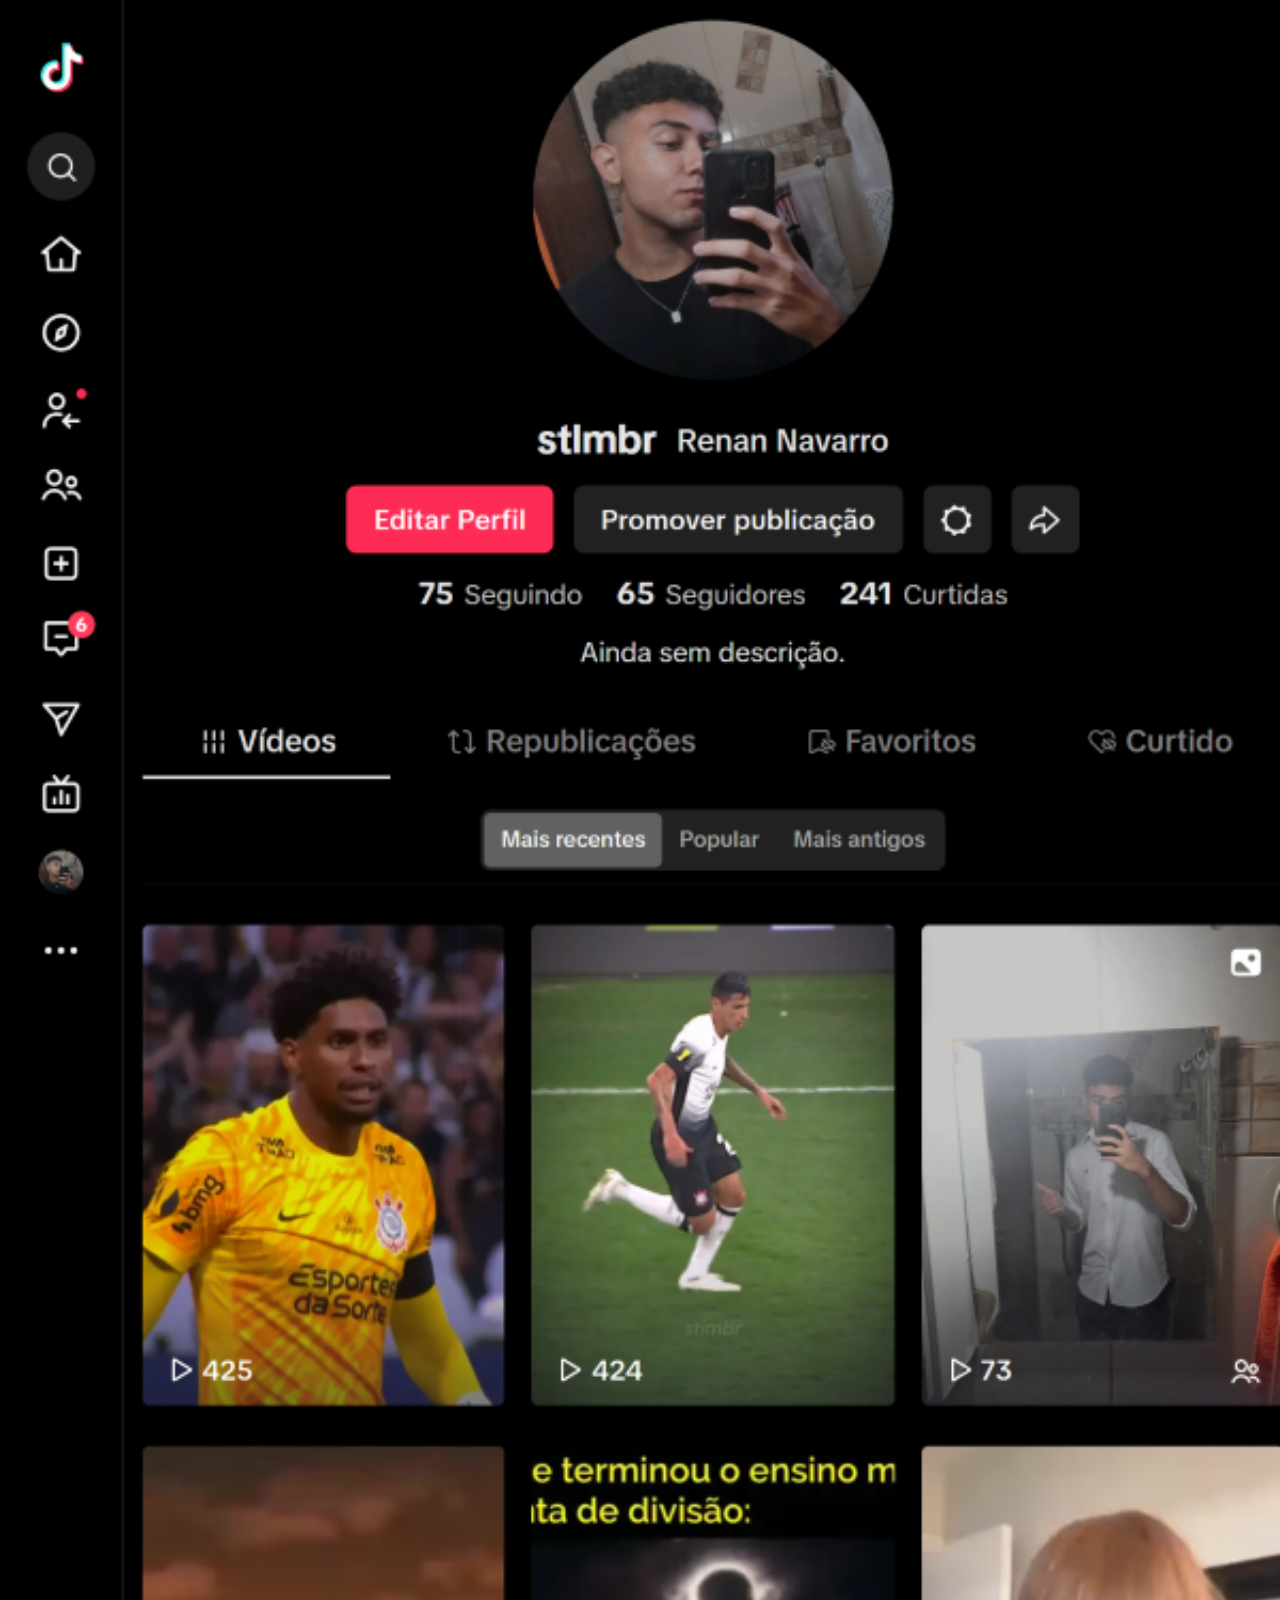
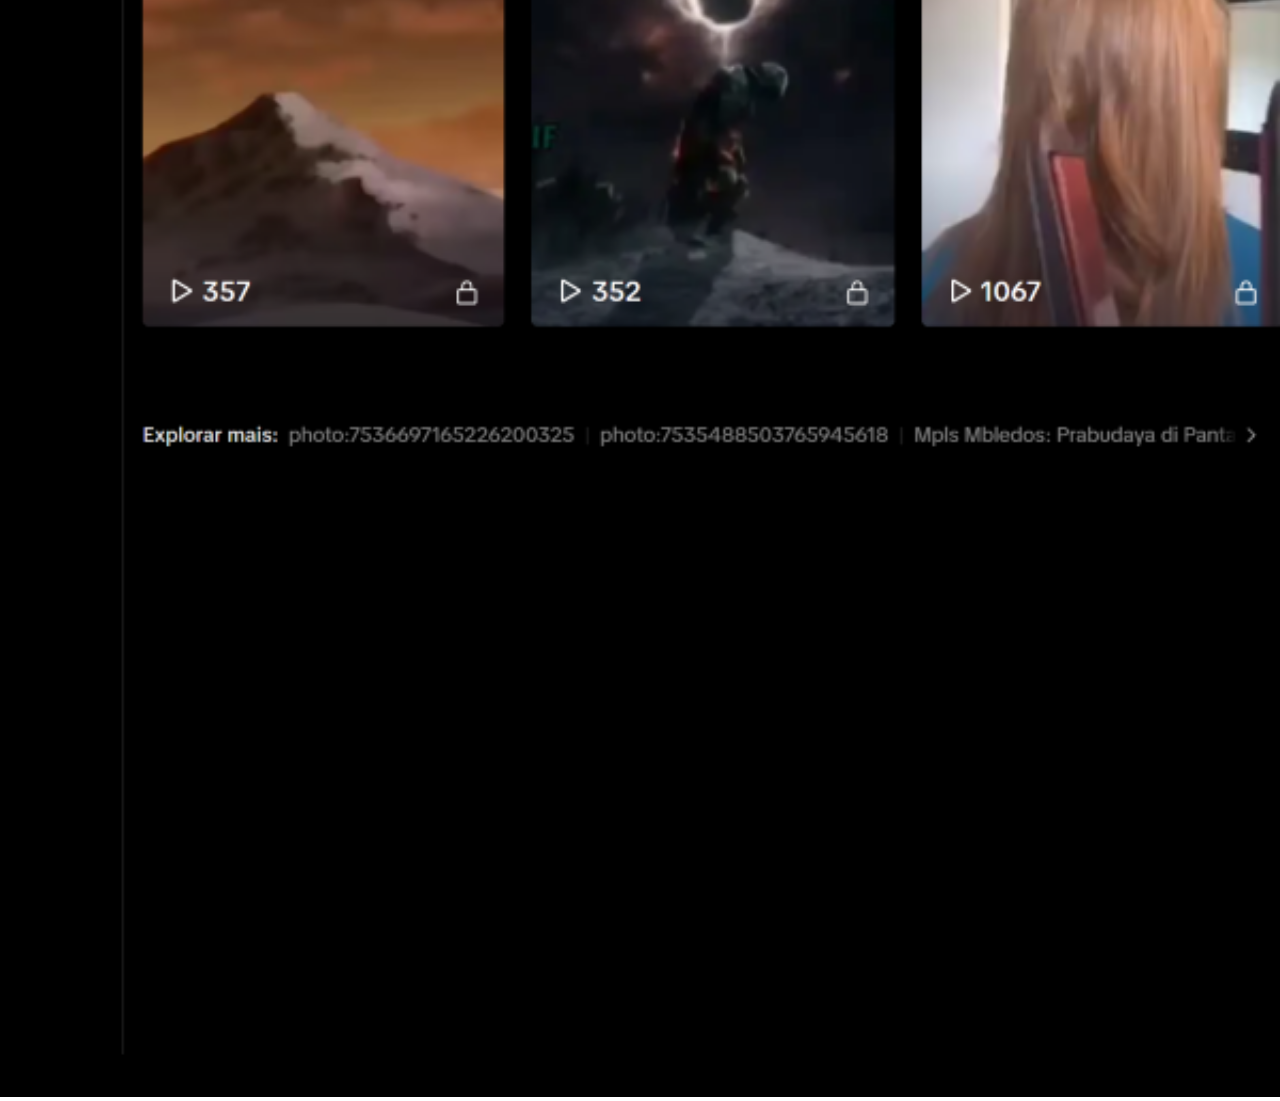
<file: ttk.html>
<!DOCTYPE html>
<html lang="pt-br">
<head>
    <meta charset="UTF-8">
    <meta name="viewport" content="width=device-width, initial-scale=1.0">
    <title>Document</title>
    <link rel="stylesheet" href="estilos/social.css">
</head>
<body>
    <img src="imagens/tela-tiktok.png" alt="">
</body>
</html>
</file>
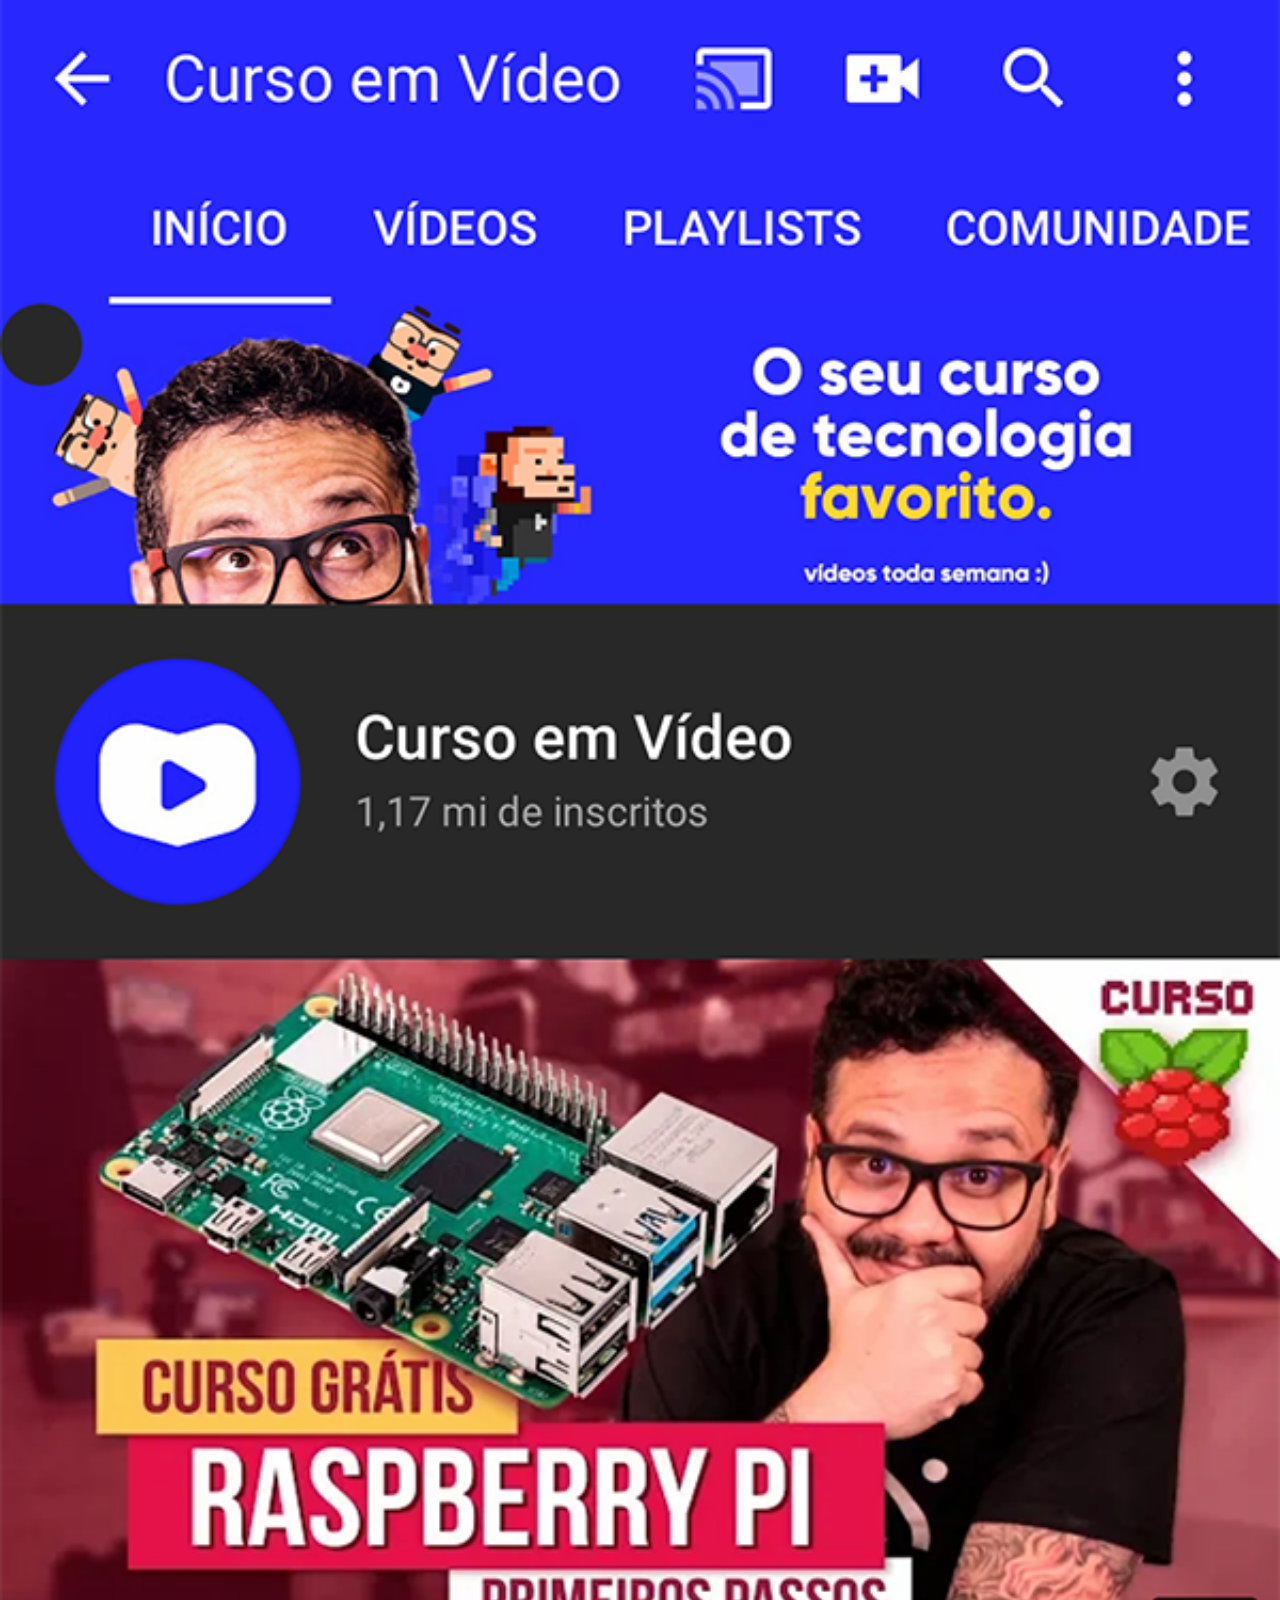
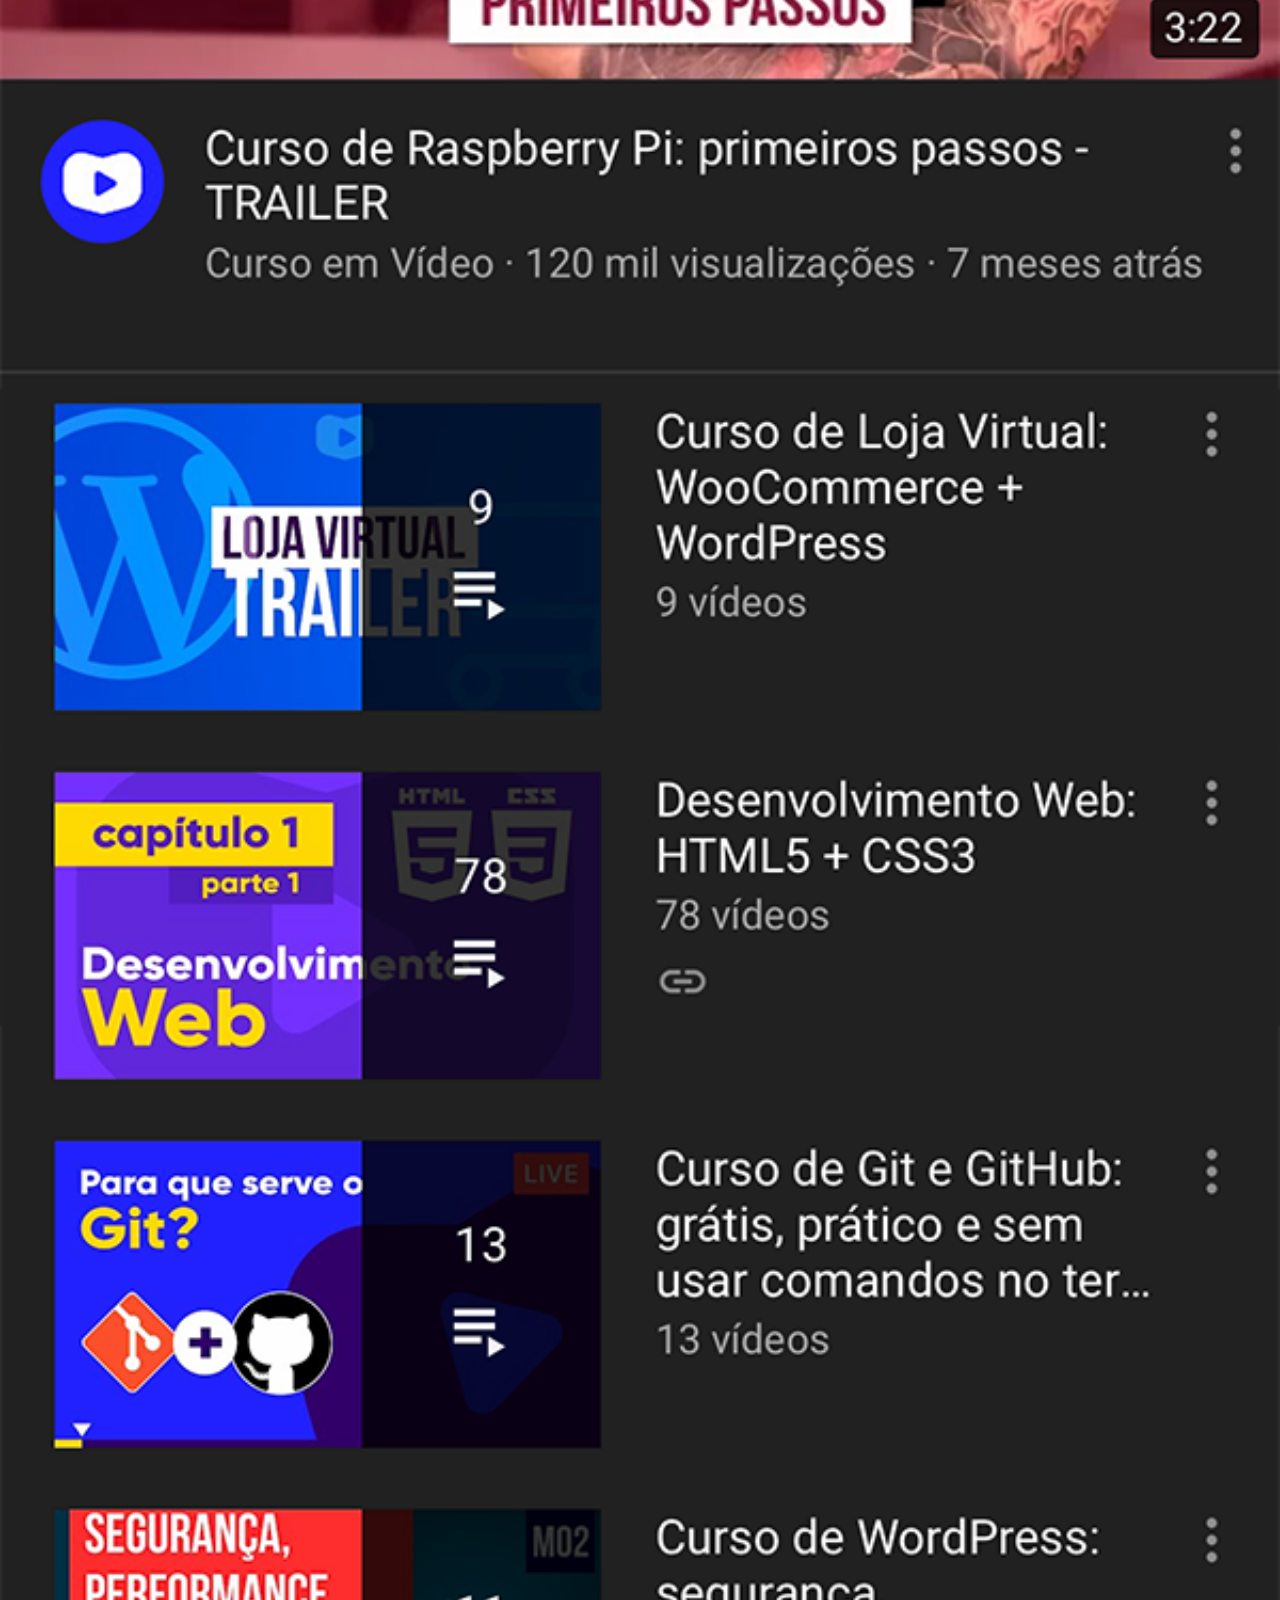
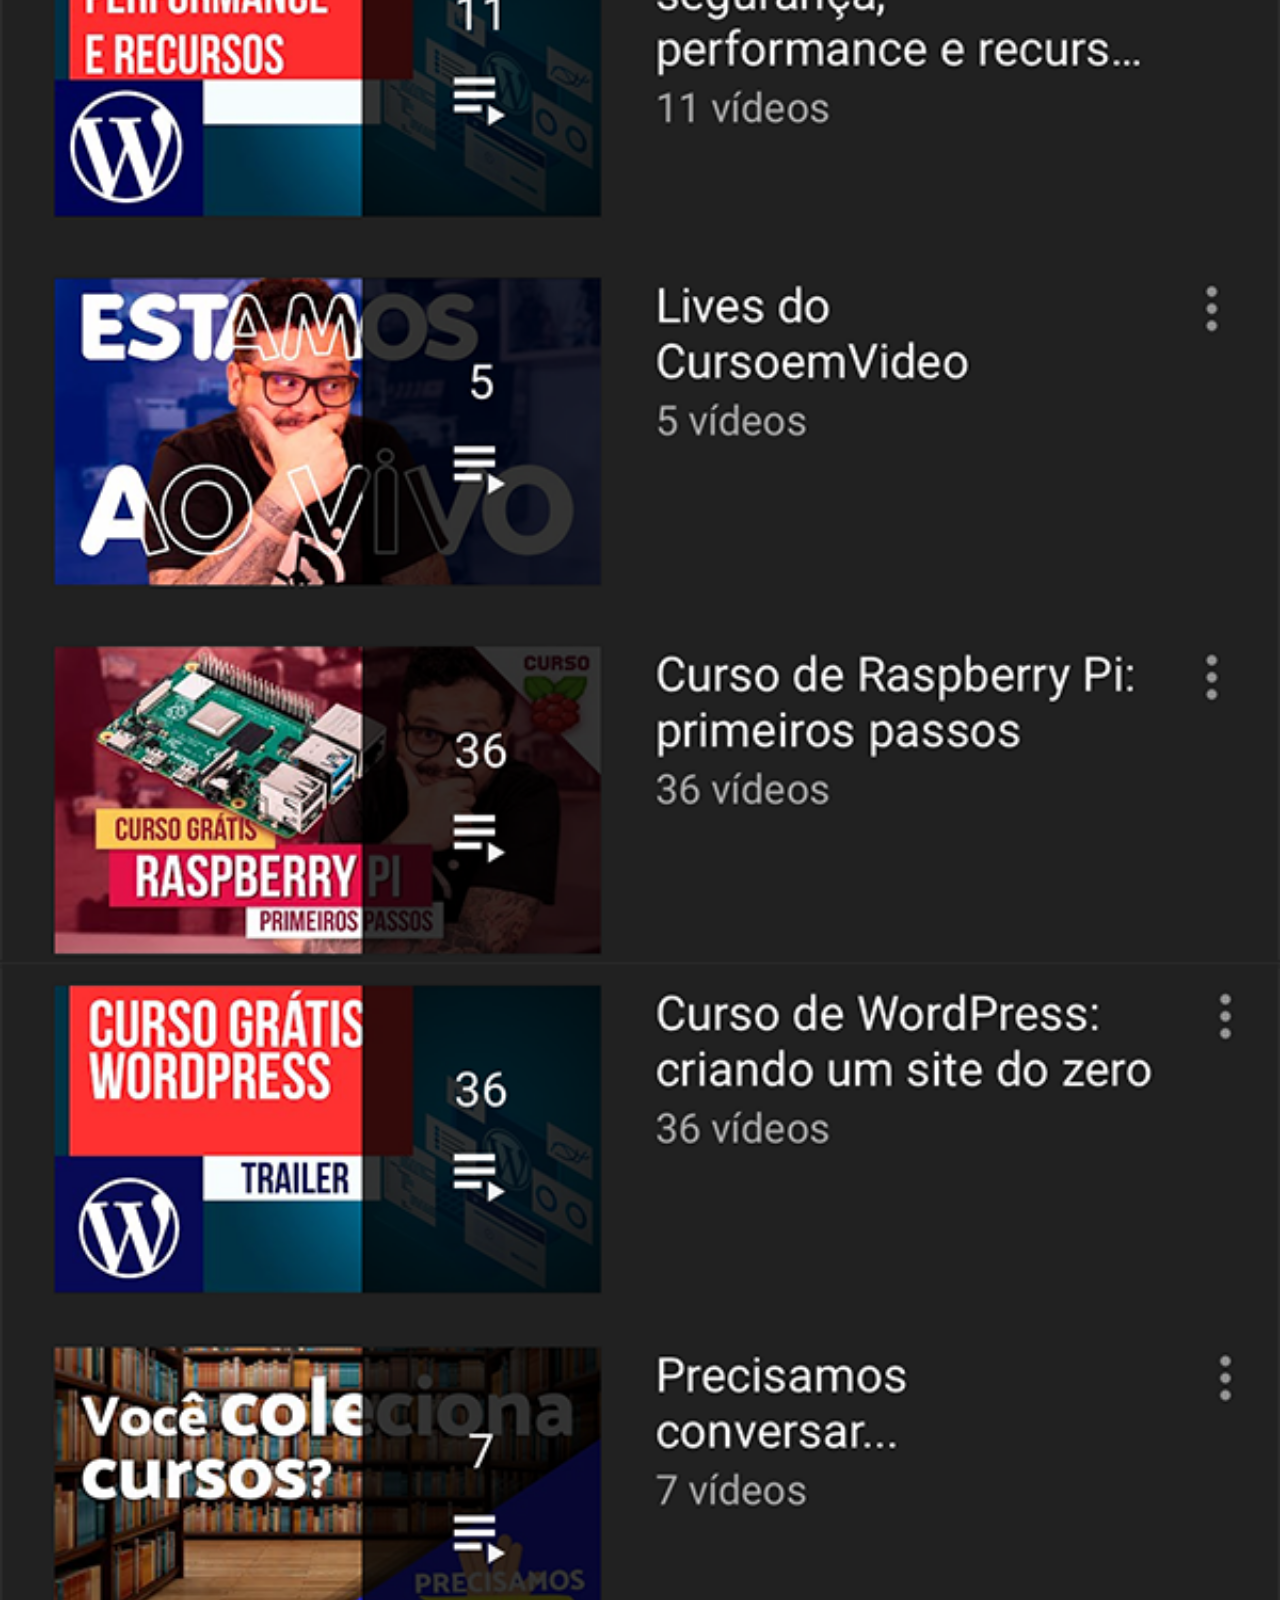
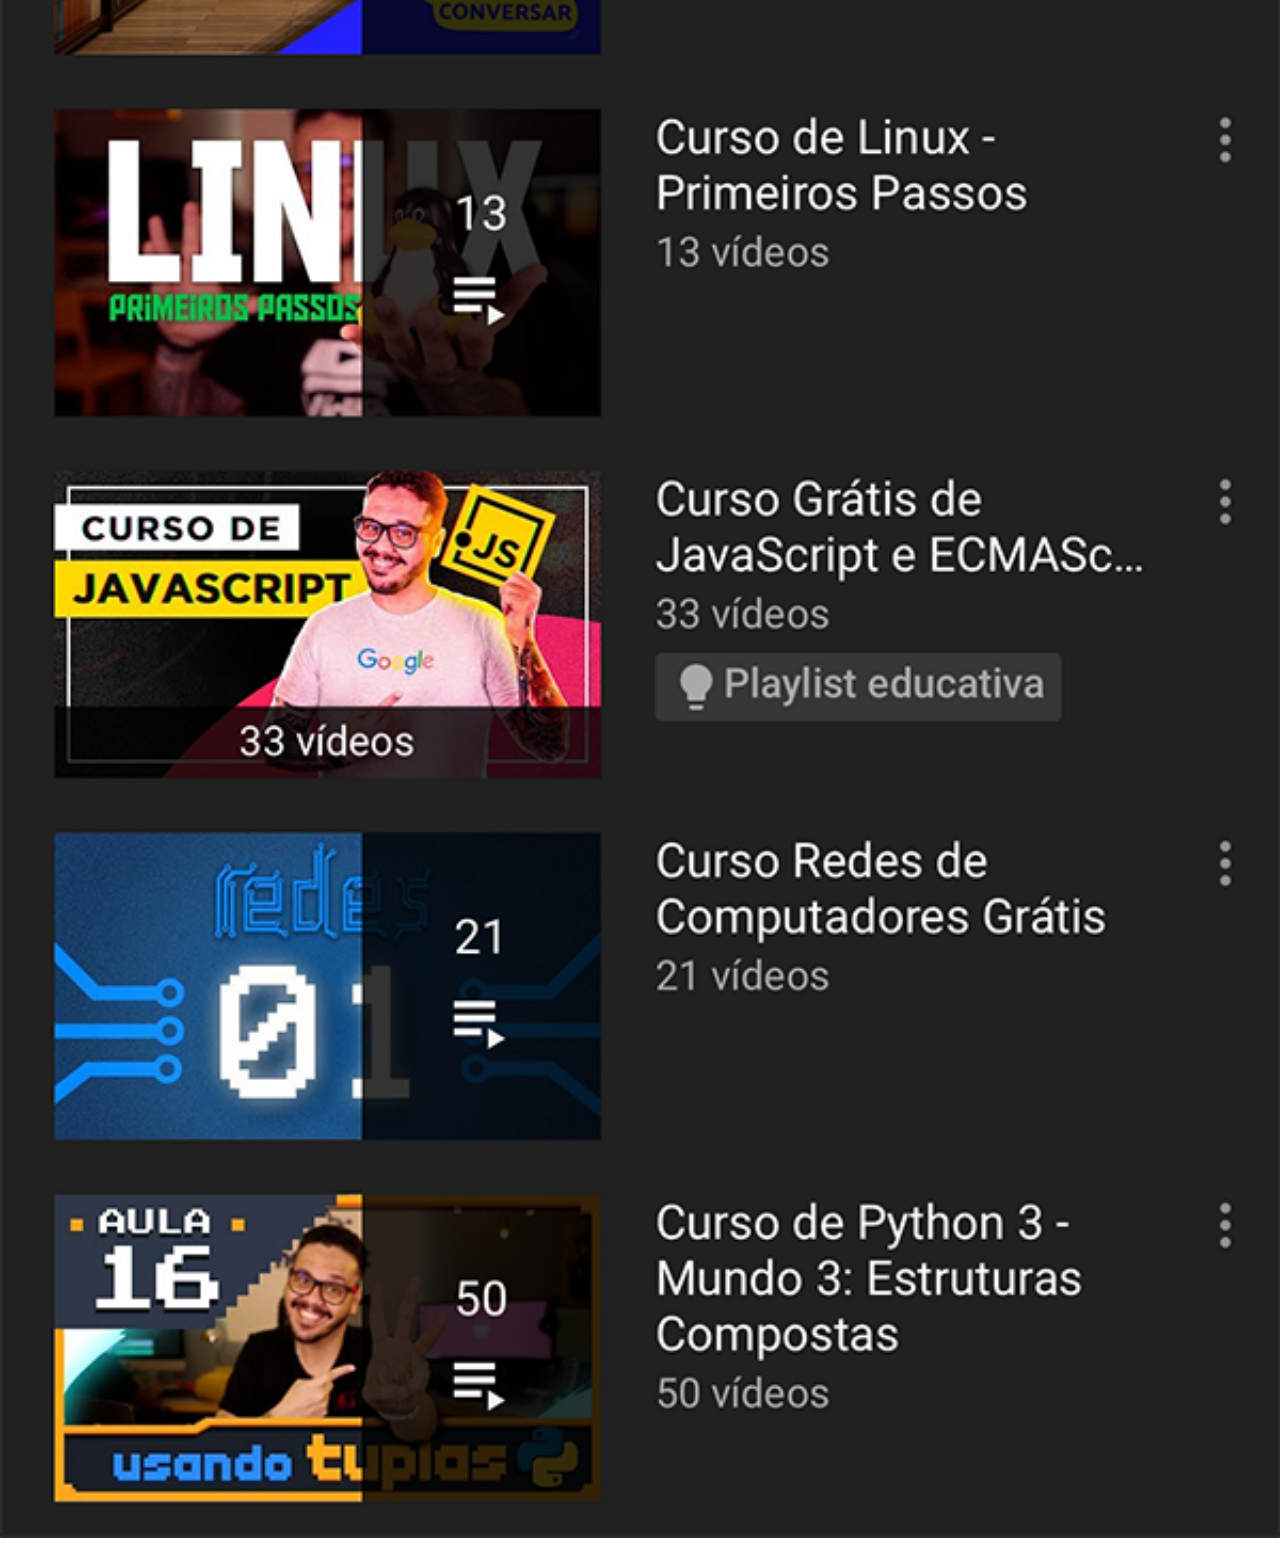
<file: yt.html>
<!DOCTYPE html>
<html lang="pt-br">
<head>
    <meta charset="UTF-8">
    <meta name="viewport" content="width=device-width, initial-scale=1.0">
    <title>Document</title>
    <link rel="stylesheet" href="estilos/social.css">
</head>
<body>
    <img src="imagens/tela-youtube.png" alt="">
</body>
</html>
</file>
<file: estilos/style.css>
* {
    margin: 0px;
    padding: 0px;
    list-style-type: none;
}

body, html {
    width: 100vw;
    height: 100vh;
}

body {
    background-image: linear-gradient(to bottom, #5a150bd7, rgba(110, 35, 0, 0.884), #d9d9d9);
}

main {
    position: relative;
    height: 100vh;
}

section.tell {
    position: absolute;
    top: 50%;
    left: 50%;
    transform: translate(-50%, -50%);
    width: 311px;
    height: 627px;
    background: url(../imagens/frame-iphone.png) no-repeat center center;
    background-size: cover;
}

iframe.tela {
    position: absolute;
    top: 50%;
    left: 50%;
    transform: translate(-50%, -50%);
    width: 269px;
    height: 474px;
    border: none;
    border-radius: 5px;
}

section.redes {
    padding: 20px;
}

.redes ul li a img {
    width: 50px;
    border-radius: 50px;
    margin: 10px;
    box-shadow: 1px 1px 1px 2px rgba(0, 0, 0, 0.205);
    transition: transform .5s ease;
}

.redes a img:hover {
    transform: scale(1.1);
    transform: translateY(-3px);
}

@media screen and (max-width: 768px){
    section.tell {
        width: 300px;
        height: 619px;
    }

    iframe.tela {
        width: 266px;
        height: 471px;
        border-radius: 5px;
    }

    section.redes {
        text-align: left;
        display: flex;
        justify-content: flex-end;
        padding: 10px 10px;
        width: 95%;
        height: 90%;
    }

    section.redes ul {
        display: flex;
        justify-content: center;
        flex-direction: column;
        gap: 0px;
    }
}
</file>
<file: estilos/social.css>
@charset "UTF-8";

* {
    margin: 0px;
    padding: 0px;
}

body, html {
    width: 100vw;
    height: 100vh;
}

::-webkit-scrollbar {
    width: 0px;
    height: 0px;
}

img {
    width: 100vw;
}

a {
    font-family: 'Courier New', Courier, monospace;
    text-decoration: none;
    display: block;
    background-color: rgba(139, 0, 0, 0.603);
    width: 100vw;
    text-align: center;
    padding: 15px;
    color: white;
}
</file>
